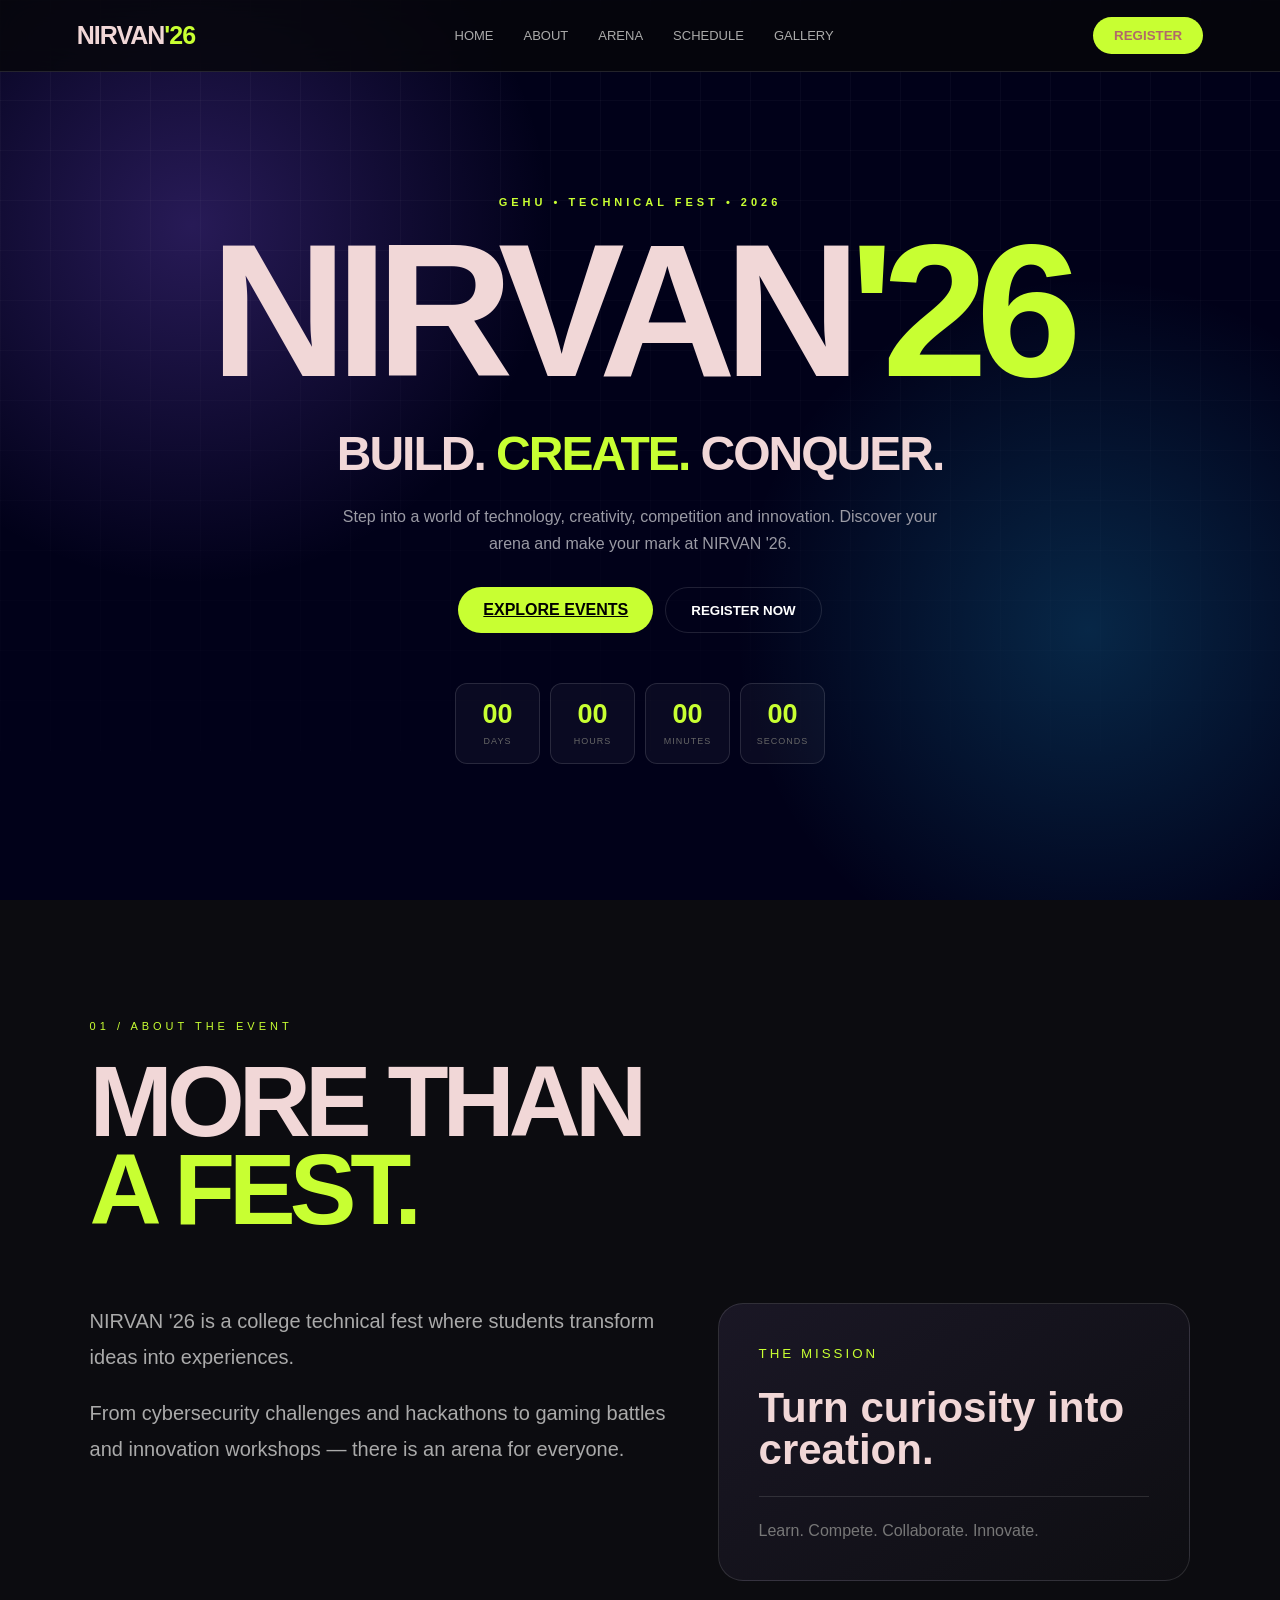
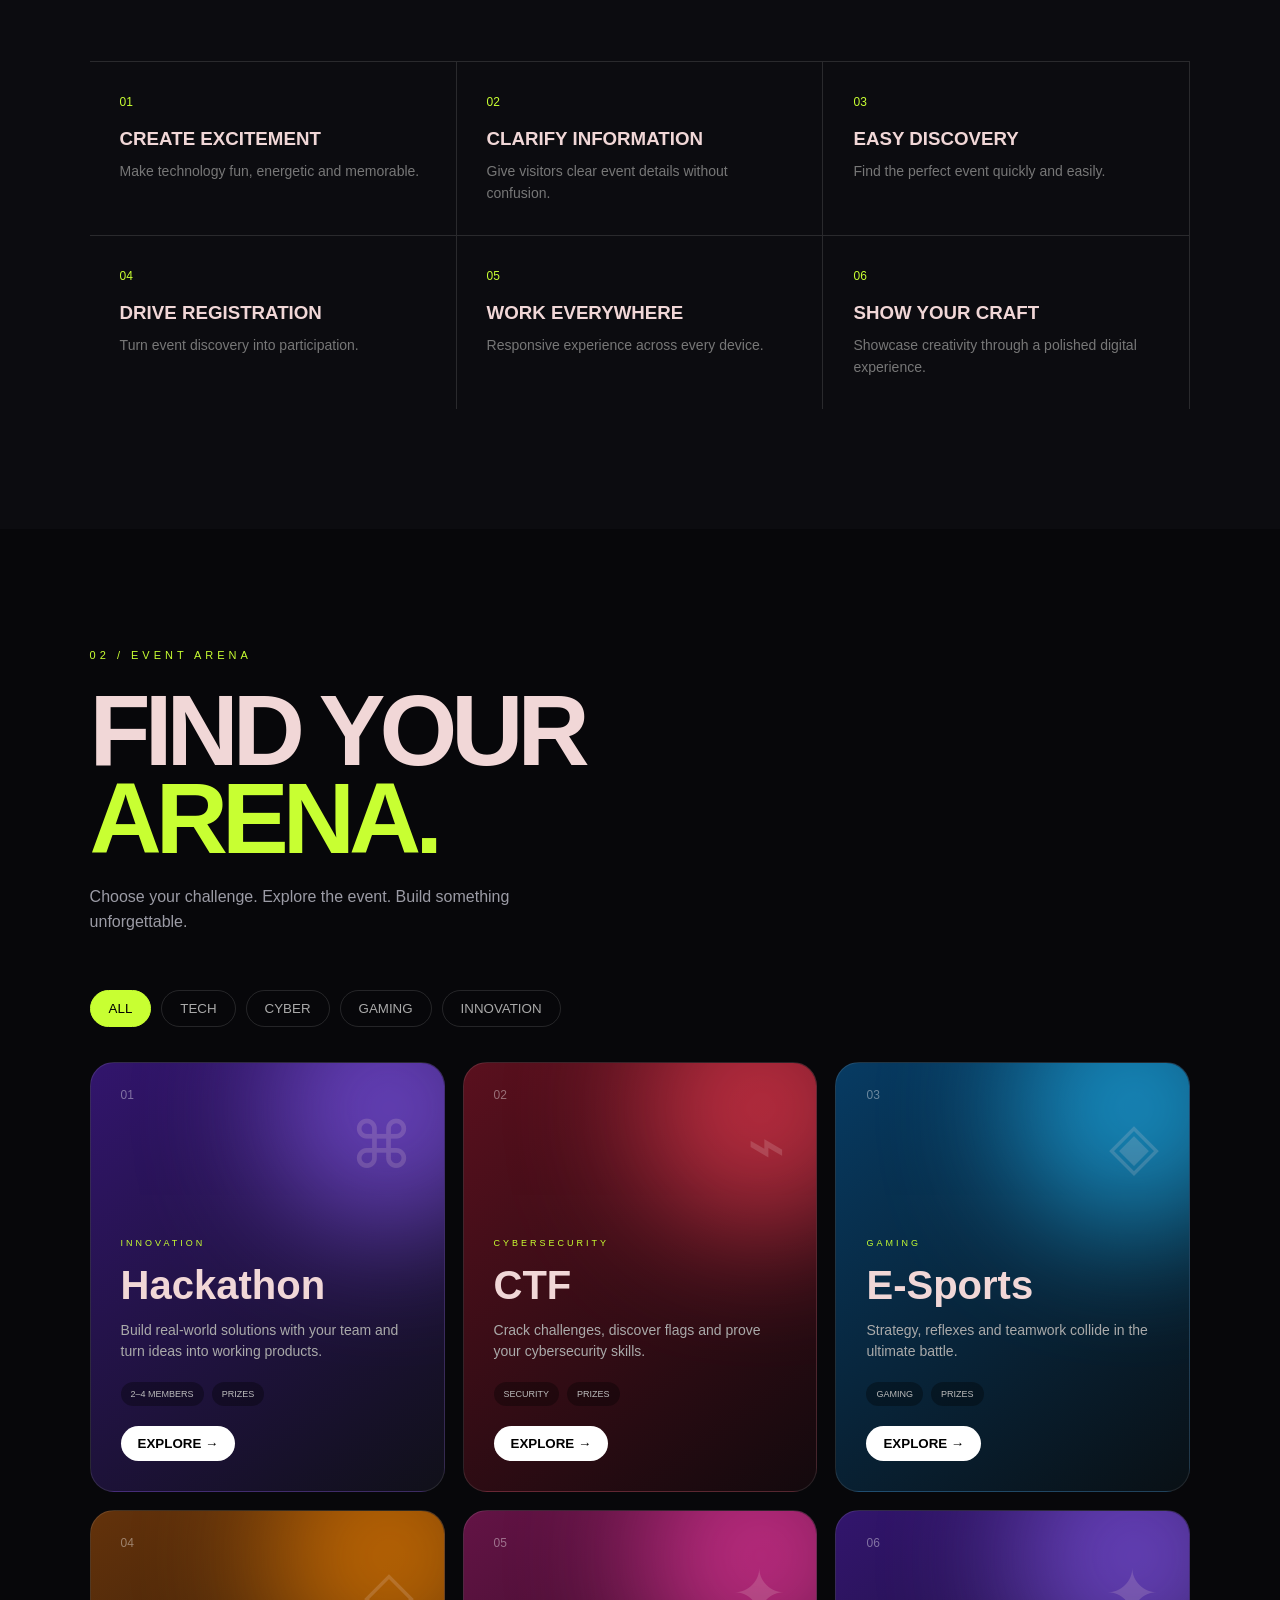
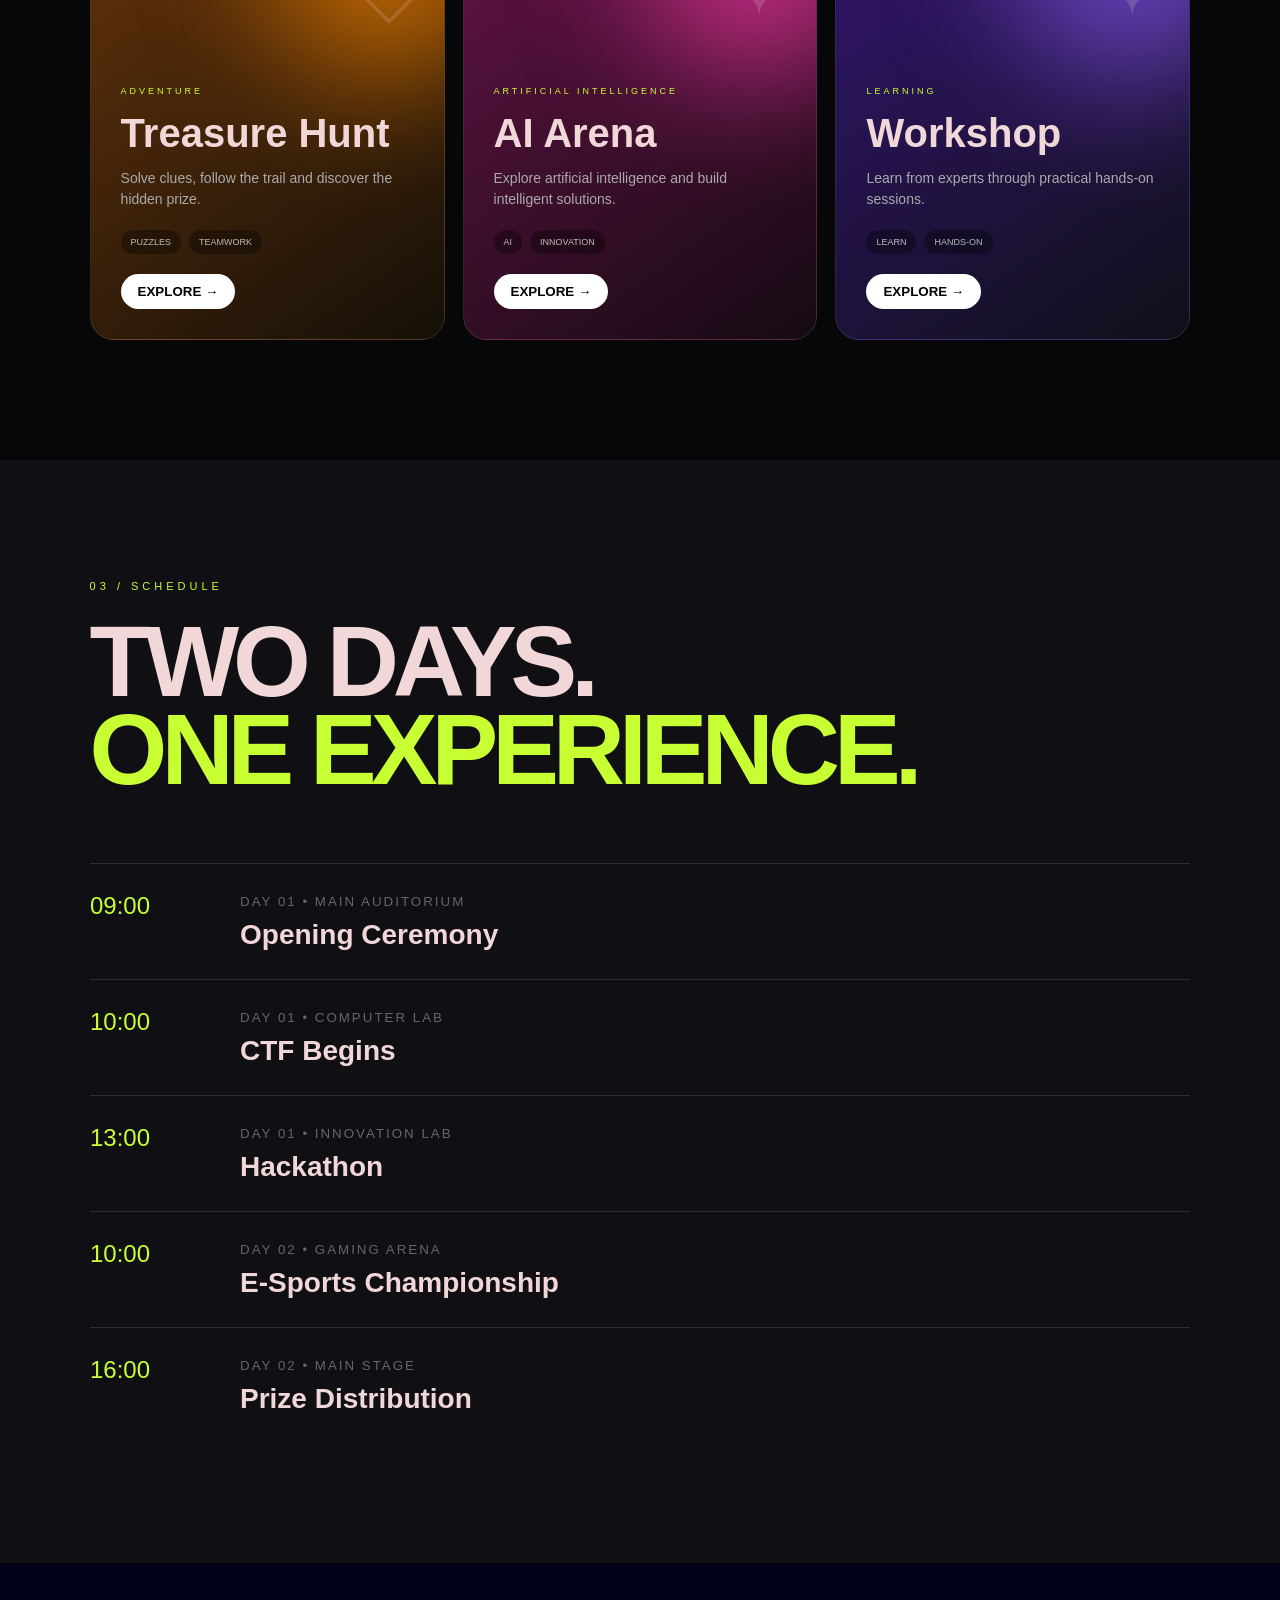
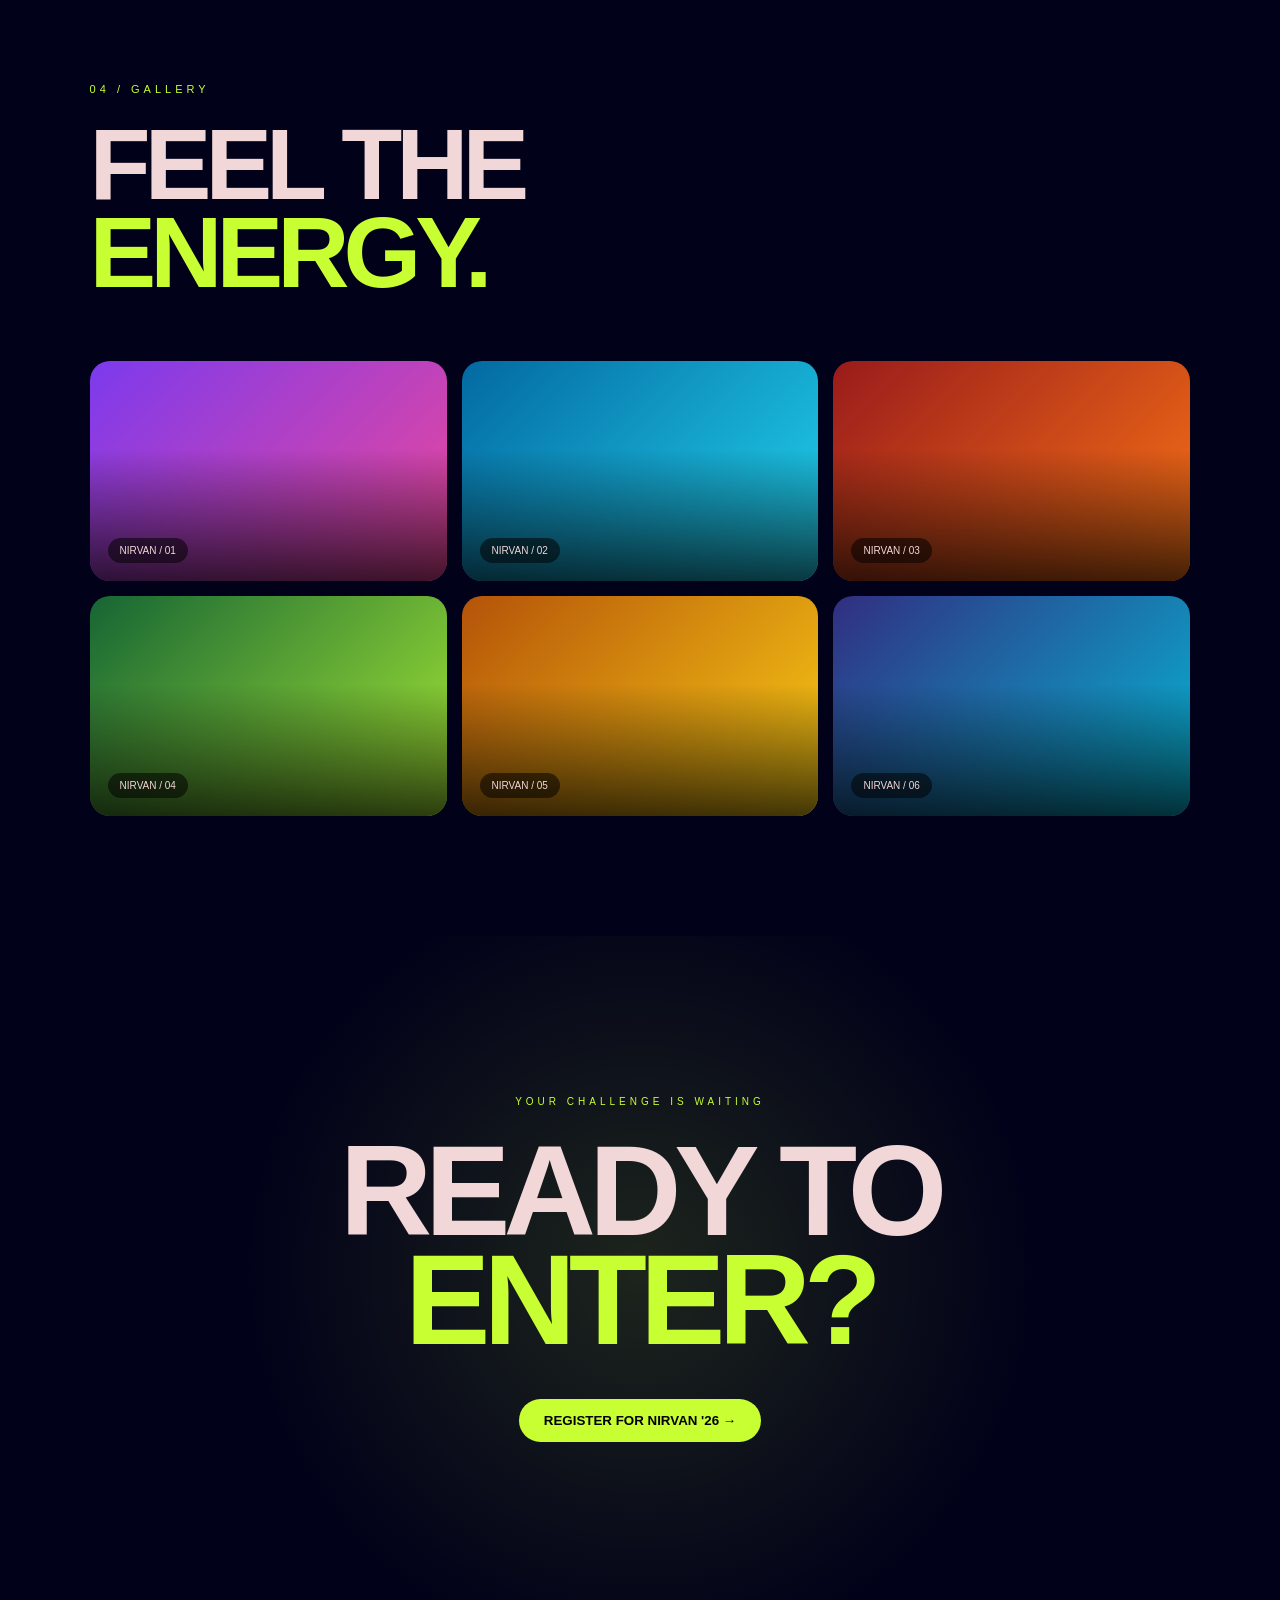
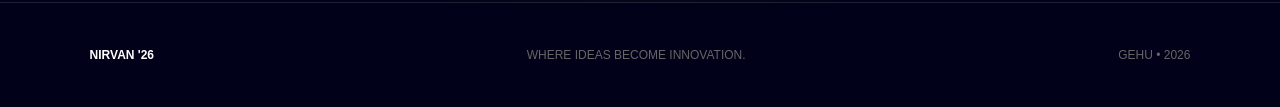
<file: index.html>
<!DOCTYPE html>
<html lang="en">
<head>
<meta charset="UTF-8">
<meta name="viewport" content="width=device-width, initial-scale=1.0">

<title>NIRVAN '26 | Technical Fest</title>

<style>

*{
    margin:0;
    padding:0;
    box-sizing:border-box;
}

html{
    scroll-behavior:smooth;
}

body{
    font-family:Arial, Helvetica, sans-serif;
    background:#010119;
    color:rgb(241, 215, 215);
    overflow-x:hidden;
}

:root{
    --lime:#c8ff32;
    --purple:#8b5cf6;
    --pink:#ff3cac;
    --blue:#20bfff;
    --orange:#ff8a00;
    --red:#ff4057;
    --card:#111116;
    --border:rgba(255,255,255,.12);
    --muted:#9b9ba5;
}



.navbar{
    position:fixed;
    top:0;
    left:0;
    width:100%;
    height:72px;
    z-index:1000;

    display:flex;
    align-items:center;
    justify-content:space-between;

    padding:0 6%;

    background:rgba(7,7,10,.82);
    backdrop-filter:blur(18px);

    border-bottom:1px solid var(--border);
}

.logo{
    font-size:25px;
    font-weight:900;
    letter-spacing:-1px;
}

.logo span{
    color:var(--lime);
}

.nav-links{
    display:flex;
    gap:30px;
}

.nav-links a{
    text-decoration:none;
    color:#aaa;
    font-size:13px;
    transition:.3s;
}

.nav-links a:hover{
    color:var(--lime);
}

.register-btn{
    border:none;
    padding:11px 21px;
    border-radius:30px;
    background:var(--lime);
    color:#b16969;
    font-weight:800;
    cursor:pointer;
}

.menu{
    display:none;
    font-size:26px;
    cursor:pointer;
}



.hero{
    min-height:100vh;

    display:flex;
    align-items:center;
    justify-content:center;

    text-align:center;

    position:relative;
    overflow:hidden;

    padding:130px 7% 70px;

    background:
        radial-gradient(
            circle at 15% 25%,
            rgba(139,92,246,.28),
            transparent 28%
        ),
        radial-gradient(
            circle at 85% 70%,
            rgba(32,191,255,.20),
            transparent 28%
        );
}

.grid{
    position:absolute;
    inset:0;

    background-image:
        linear-gradient(
            rgba(255,255,255,.035) 1px,
            transparent 1px
        ),
        linear-gradient(
            90deg,
            rgba(255,255,255,.035) 1px,
            transparent 1px
        );

    background-size:50px 50px;

    mask-image:linear-gradient(
        to bottom,
        black,
        transparent
    );
}

.hero-content{
    position:relative;
    z-index:2;
    max-width:1000px;
}

.tag{
    color:var(--lime);
    font-size:11px;
    letter-spacing:4px;
    font-weight:bold;
    margin-bottom:28px;
}

.hero h1{
    font-size:clamp(80px,16vw,190px);
    line-height:.78;
    letter-spacing:-12px;
    font-weight:900;
}

.hero h1 span{
    color:var(--lime);
}

.hero h2{
    margin-top:42px;
    font-size:clamp(24px,4vw,48px);
    letter-spacing:-2px;
}

.hero h2 span{
    color:var(--lime);
}

.hero-description{
    max-width:620px;
    margin:22px auto;

    color:var(--muted);
    line-height:1.7;
}

.hero-buttons{
    display:flex;
    justify-content:center;
    gap:12px;
    margin-top:30px;
}

.btn{
    padding:14px 25px;
    border:none;
    border-radius:30px;
    font-weight:bold;
    cursor:pointer;
    transition:.3s;
}

.btn-primary{
    background:var(--lime);
    color:#000;
}

.btn-primary:hover{
    transform:translateY(-4px);
    box-shadow:0 15px 40px rgba(200,255,50,.25);
}

.btn-outline{
    background:transparent;
    border:1px solid var(--border);
    color:white;
}

.btn-outline:hover{
    border-color:var(--lime);
    color:var(--lime);
}

.countdown{
    display:flex;
    justify-content:center;
    gap:10px;
    margin-top:50px;
}

.time-box{
    min-width:85px;
    padding:15px 10px;

    border:1px solid var(--border);
    border-radius:12px;

    background:rgba(255,255,255,.04);
}

.time-box strong{
    display:block;
    color:var(--lime);
    font-size:27px;
}

.time-box small{
    color:#666;
    font-size:9px;
    letter-spacing:1px;
}


/* =========================
   GENERAL SECTIONS
========================= */

section{
    padding:120px 7%;
}

.section-label{
    color:var(--lime);
    font-size:11px;
    letter-spacing:4px;
    margin-bottom:25px;
}

.section-title{
    font-size:clamp(50px,8vw,100px);
    line-height:.88;
    letter-spacing:-6px;
}

.section-title span{
    color:var(--lime);
}

.section-subtitle{
    color:var(--muted);
    margin-top:22px;
    max-width:500px;
    line-height:1.6;
}



.about{
    background:#0c0c10;
}

.about-grid{
    max-width:1200px;
    margin:70px auto 0;

    display:grid;
    grid-template-columns:1.1fr .9fr;
    gap:50px;
}

.about-text{
    font-size:20px;
    color:#aaa;
    line-height:1.8;
}

.about-text p{
    margin-bottom:20px;
}

.about-card{
    padding:40px;

    border:1px solid var(--border);
    border-radius:25px;

    background:
        linear-gradient(
            145deg,
            #1a1725,
            #0e0e12
        );
}

.about-card small{
    color:var(--lime);
    letter-spacing:3px;
}

.about-card h3{
    font-size:42px;
    line-height:1;
    margin:25px 0;
}

.about-card hr{
    border:none;
    border-top:1px solid var(--border);
    margin:25px 0;
}

.about-card p{
    color:#777;
}


/* =========================
   OBJECTIVES
========================= */

.objectives{
    max-width:1200px;
    margin:80px auto 0;

    display:grid;
    grid-template-columns:repeat(3,1fr);
}

.objective{
    padding:30px;

    border-top:1px solid var(--border);
    border-right:1px solid var(--border);

    transition:.3s;
}

.objective:hover{
    background:#15151a;
    transform:translateY(-5px);
}

.objective-number{
    color:var(--lime);
    font-size:12px;
}

.objective h3{
    margin:18px 0 10px;
}

.objective p{
    color:#777;
    font-size:14px;
    line-height:1.6;
}




.arena{
    background:#07070a;
}

.filters{
    max-width:1200px;
    margin:55px auto 35px;

    display:flex;
    flex-wrap:wrap;
    gap:10px;
}

.filter{
    padding:10px 18px;

    border-radius:30px;

    border:1px solid var(--border);

    background:transparent;

    color:#aaa;

    cursor:pointer;
}

.filter.active,
.filter:hover{
    background:var(--lime);
    color:#000;
    border-color:var(--lime);
}

.events{
    max-width:1200px;
    margin:auto;

    display:grid;
    grid-template-columns:repeat(3,1fr);

    gap:18px;
}

.event{
    min-height:430px;

    position:relative;
    overflow:hidden;

    padding:30px;

    border-radius:24px;

    display:flex;
    flex-direction:column;
    justify-content:flex-end;

    border:1px solid rgba(255,255,255,.1);

    transition:.4s;
}

.event:hover{
    transform:translateY(-10px);
}

.event::before{
    content:"";

    position:absolute;

    width:250px;
    height:250px;

    border-radius:50%;

    top:-80px;
    right:-70px;

    filter:blur(65px);

    opacity:.65;
}

.event-purple{
    background:linear-gradient(145deg,#32156d,#101019);
}

.event-purple::before{
    background:var(--purple);
}

.event-red{
    background:linear-gradient(145deg,#5a101e,#13090d);
}

.event-red::before{
    background:var(--red);
}

.event-blue{
    background:linear-gradient(145deg,#073b63,#091015);
}

.event-blue::before{
    background:var(--blue);
}

.event-orange{
    background:linear-gradient(145deg,#63320b,#151008);
}

.event-orange::before{
    background:var(--orange);
}

.event-pink{
    background:linear-gradient(145deg,#631345,#150a12);
}

.event-pink::before{
    background:var(--pink);
}

.event-number{
    position:absolute;
    top:25px;
    left:30px;
    color:#ffffff66;
    font-size:12px;
}

.event-symbol{
    position:absolute;
    top:45px;
    right:30px;
    font-size:65px;
    opacity:.18;
}

.event-category{
    position:relative;
    z-index:2;

    color:var(--lime);
    font-size:9px;
    letter-spacing:3px;
    margin-bottom:15px;
}

.event h3{
    position:relative;
    z-index:2;

    font-size:40px;
    margin-bottom:12px;
}

.event p{
    position:relative;
    z-index:2;

    color:#aaa;
    line-height:1.5;
    font-size:14px;
}

.event-meta{
    position:relative;
    z-index:2;

    display:flex;
    gap:8px;
    margin:20px 0;
}

.event-meta span{
    padding:7px 10px;
    border-radius:20px;

    background:#0005;

    color:#bbb;
    font-size:9px;
}

.event button{
    position:relative;
    z-index:2;

    width:max-content;

    padding:10px 17px;

    border:none;
    border-radius:20px;

    background:white;
    color:#000;

    font-weight:bold;

    cursor:pointer;
}

.event button:hover{
    background:var(--lime);
}



.schedule{
    background:#101014;
}

.timeline{
    max-width:1100px;
    margin:70px auto 0;
}

.timeline-row{
    display:grid;
    grid-template-columns:120px 1fr;
    gap:30px;

    padding:28px 0;

    border-top:1px solid var(--border);
}

.timeline-row time{
    color:var(--lime);
    font-size:24px;
}

.timeline-row small{
    color:#666;
    letter-spacing:2px;
}

.timeline-row h3{
    font-size:28px;
    margin-top:9px;
}



.gallery-grid{
    max-width:1200px;
    margin:65px auto 0;

    display:grid;
    grid-template-columns:repeat(3,1fr);
    gap:15px;
}

.gallery-item{
    height:220px;
    border-radius:20px;

    position:relative;
    overflow:hidden;

    transition:.4s;
}

.gallery-item:hover{
    transform:scale(.97);
}

.gallery-item::after{
    content:"";

    position:absolute;
    inset:0;

    background:linear-gradient(
        transparent 40%,
        #000b
    );
}

.gallery-item span{
    position:absolute;

    bottom:18px;
    left:18px;

    z-index:2;

    padding:7px 12px;

    border-radius:20px;

    background:#0008;

    font-size:10px;
}

.gallery1{
    background:linear-gradient(135deg,#7c3aed,#ec4899);
}

.gallery2{
    background:linear-gradient(135deg,#0369a1,#22d3ee);
}

.gallery3{
    background:linear-gradient(135deg,#991b1b,#f97316);
}

.gallery4{
    background:linear-gradient(135deg,#166534,#a3e635);
}

.gallery5{
    background:linear-gradient(135deg,#b45309,#facc15);
}

.gallery6{
    background:linear-gradient(135deg,#312e81,#06b6d4);
}




.cta{
    text-align:center;

    padding:160px 7%;

    background:
        radial-gradient(
            circle,
            rgba(200,255,50,.14),
            transparent 55%
        );
}

.cta p{
    color:var(--lime);
    font-size:10px;
    letter-spacing:4px;
}

.cta h2{
    font-size:clamp(60px,10vw,130px);
    line-height:.85;
    letter-spacing:-7px;
    margin:30px 0 45px;
}

.cta h2 span{
    color:var(--lime);
}



footer{
    padding:45px 7%;

    border-top:1px solid var(--border);

    display:flex;
    justify-content:space-between;

    color:#666;
    font-size:12px;
}

footer strong{
    color:white;
}



.modal{
    position:fixed;
    inset:0;

    display:none;

    align-items:center;
    justify-content:center;

    padding:20px;

    background:#000d;

    backdrop-filter:blur(12px);

    z-index:3000;
}

.modal-box{
    width:100%;
    max-width:500px;

    padding:40px;

    background:#111116;

    border:1px solid #c8ff3244;

    border-radius:25px;

    position:relative;
}

.close{
    position:absolute;
    right:18px;
    top:12px;

    background:none;
    border:none;

    color:white;

    font-size:30px;

    cursor:pointer;
}

.modal-label{
    color:var(--lime);
    letter-spacing:3px;
    font-size:10px;
}

.modal-box h2{
    font-size:48px;
    line-height:.9;
    margin:25px 0;
}

.modal-box h2 span{
    color:var(--lime);
}

.modal-description{
    color:#999;
    line-height:1.6;
}

.details{
    display:grid;
    gap:10px;
    margin:25px 0;
}

.details div{
    padding:15px;

    border:1px solid var(--border);
    border-radius:10px;
}

.details small{
    display:block;
    color:#666;
    margin-bottom:5px;
}

.details b{
    font-size:13px;
}

form{
    display:flex;
    flex-direction:column;
    gap:14px;
}

input,
select{
    padding:15px;

    background:#08080b;

    border:1px solid var(--border);

    border-radius:10px;

    color:white;

    outline:none;
}

input:focus,
select:focus{
    border-color:var(--lime);
}



@media(max-width:900px){

    .nav-links{
        display:none;

        position:absolute;

        top:72px;
        left:0;

        width:100%;

        background:#09090c;

        padding:25px;

        flex-direction:column;

        text-align:center;
    }

    .nav-links.show{
        display:flex;
    }

    .menu{
        display:block;
    }

    .navbar .register-btn{
        display:none;
    }

    .about-grid{
        grid-template-columns:1fr;
    }

    .objectives{
        grid-template-columns:repeat(2,1fr);
    }

    .events{
        grid-template-columns:repeat(2,1fr);
    }

    .gallery-grid{
        grid-template-columns:repeat(2,1fr);
    }
}


@media(max-width:600px){

    section{
        padding:90px 5%;
    }

    .hero h1{
        font-size:78px;
        letter-spacing:-7px;
    }

    .hero h2{
        font-size:25px;
    }

    .hero-buttons{
        flex-direction:column;
    }

    .countdown{
        gap:4px;
    }

    .time-box{
        min-width:65px;
    }

    .time-box strong{
        font-size:20px;
    }

    .section-title{
        font-size:55px;
        letter-spacing:-4px;
    }

    .objectives{
        grid-template-columns:1fr;
    }

    .events{
        grid-template-columns:1fr;
    }

    .gallery-grid{
        grid-template-columns:1fr;
    }

    .timeline-row{
        grid-template-columns:70px 1fr;
    }

    .timeline-row h3{
        font-size:21px;
    }

    footer{
        flex-direction:column;
        gap:15px;
        text-align:center;
    }

    .modal-box{
        padding:30px 20px;
    }
}

</style>
</head>


<body>



<header class="navbar">

    <div class="logo">
        NIRVAN<span>'26</span>
    </div>

    <nav class="nav-links" id="navLinks">

        <a href="#home">HOME</a>
        <a href="#about">ABOUT</a>
        <a href="#arena">ARENA</a>
        <a href="#schedule">SCHEDULE</a>
        <a href="#gallery">GALLERY</a>

    </nav>

    <button class="register-btn" onclick="openRegister()">
        REGISTER
    </button>

    <div class="menu" onclick="toggleMenu()">
        ☰
    </div>

</header>



<section class="hero" id="home">

    <div class="grid"></div>

    <div class="hero-content">

        <p class="tag">
            GEHU • TECHNICAL FEST • 2026
        </p>

        <h1>
            NIRVAN<span>'26</span>
        </h1>

        <h2>
            BUILD. <span>CREATE.</span> CONQUER.
        </h2>

        <p class="hero-description">
            Step into a world of technology, creativity,
            competition and innovation. Discover your arena
            and make your mark at NIRVAN '26.
        </p>

        <div class="hero-buttons">

            <a href="#arena"
               class="btn btn-primary">
                EXPLORE EVENTS
            </a>

            <button
                class="btn btn-outline"
                onclick="openRegister()">
                REGISTER NOW
            </button>

        </div>


        <!-- COUNTDOWN -->

        <div class="countdown">

            <div class="time-box">
                <strong id="days">00</strong>
                <small>DAYS</small>
            </div>

            <div class="time-box">
                <strong id="hours">00</strong>
                <small>HOURS</small>
            </div>

            <div class="time-box">
                <strong id="minutes">00</strong>
                <small>MINUTES</small>
            </div>

            <div class="time-box">
                <strong id="seconds">00</strong>
                <small>SECONDS</small>
            </div>

        </div>

    </div>

</section>


<!-- =========================
     ABOUT
========================= -->

<section class="about" id="about">

    <p class="section-label">
        01 / ABOUT THE EVENT
    </p>

    <h2 class="section-title">
        MORE THAN<br>
        <span>A FEST.</span>
    </h2>

    <div class="about-grid">

        <div class="about-text">

            <p>
                NIRVAN '26 is a college technical fest
                where students transform ideas into
                experiences.
            </p>

            <p>
                From cybersecurity challenges and
                hackathons to gaming battles and
                innovation workshops — there is
                an arena for everyone.
            </p>

        </div>


        <div class="about-card">

            <small>THE MISSION</small>

            <h3>
                Turn curiosity
                into creation.
            </h3>

            <hr>

            <p>
                Learn. Compete. Collaborate.
                Innovate.
            </p>

        </div>

    </div>


    <!-- OBJECTIVES -->

    <div class="objectives">

        <div class="objective">

            <span class="objective-number">01</span>

            <h3>
                CREATE EXCITEMENT
            </h3>

            <p>
                Make technology fun,
                energetic and memorable.
            </p>

        </div>


        <div class="objective">

            <span class="objective-number">02</span>

            <h3>
                CLARIFY INFORMATION
            </h3>

            <p>
                Give visitors clear event
                details without confusion.
            </p>

        </div>


        <div class="objective">

            <span class="objective-number">03</span>

            <h3>
                EASY DISCOVERY
            </h3>

            <p>
                Find the perfect event
                quickly and easily.
            </p>

        </div>


        <div class="objective">

            <span class="objective-number">04</span>

            <h3>
                DRIVE REGISTRATION
            </h3>

            <p>
                Turn event discovery
                into participation.
            </p>

        </div>


        <div class="objective">

            <span class="objective-number">05</span>

            <h3>
                WORK EVERYWHERE
            </h3>

            <p>
                Responsive experience
                across every device.
            </p>

        </div>


        <div class="objective">

            <span class="objective-number">06</span>

            <h3>
                SHOW YOUR CRAFT
            </h3>

            <p>
                Showcase creativity through
                a polished digital experience.
            </p>

        </div>

    </div>

</section>


<!-- =========================
     EVENT ARENA
========================= -->

<section class="arena" id="arena">

    <p class="section-label">
        02 / EVENT ARENA
    </p>

    <h2 class="section-title">
        FIND YOUR<br>
        <span>ARENA.</span>
    </h2>

    <p class="section-subtitle">
        Choose your challenge. Explore the event.
        Build something unforgettable.
    </p>


    <!-- FILTERS -->

    <div class="filters">

        <button
            class="filter active"
            onclick="filterEvents('all',this)">
            ALL
        </button>

        <button
            class="filter"
            onclick="filterEvents('tech',this)">
            TECH
        </button>

        <button
            class="filter"
            onclick="filterEvents('cyber',this)">
            CYBER
        </button>

        <button
            class="filter"
            onclick="filterEvents('gaming',this)">
            GAMING
        </button>

        <button
            class="filter"
            onclick="filterEvents('innovation',this)">
            INNOVATION
        </button>

    </div>


    <div class="events">


        <!-- HACKATHON -->

        <article
            class="event event-purple"
            data-category="tech innovation">

            <span class="event-number">01</span>

            <span class="event-symbol">⌘</span>

            <span class="event-category">
                INNOVATION
            </span>

            <h3>Hackathon</h3>

            <p>
                Build real-world solutions
                with your team and turn
                ideas into working products.
            </p>

            <div class="event-meta">

                <span>2–4 MEMBERS</span>
                <span>PRIZES</span>

            </div>

            <button onclick="showEvent('Hackathon')">
                EXPLORE →
            </button>

        </article>


        <!-- CTF -->

        <article
            class="event event-red"
            data-category="cyber tech">

            <span class="event-number">02</span>

            <span class="event-symbol">⌁</span>

            <span class="event-category">
                CYBERSECURITY
            </span>

            <h3>CTF</h3>

            <p>
                Crack challenges, discover
                flags and prove your
                cybersecurity skills.
            </p>

            <div class="event-meta">

                <span>SECURITY</span>
                <span>PRIZES</span>

            </div>

            <button onclick="showEvent('CTF')">
                EXPLORE →
            </button>

        </article>


        <!-- E SPORTS -->

        <article
            class="event event-blue"
            data-category="gaming">

            <span class="event-number">03</span>

            <span class="event-symbol">◈</span>

            <span class="event-category">
                GAMING
            </span>

            <h3>E-Sports</h3>

            <p>
                Strategy, reflexes and
                teamwork collide in
                the ultimate battle.
            </p>

            <div class="event-meta">

                <span>GAMING</span>
                <span>PRIZES</span>

            </div>

            <button onclick="showEvent('E-Sports')">
                EXPLORE →
            </button>

        </article>


        <!-- TREASURE -->

        <article
            class="event event-orange"
            data-category="innovation">

            <span class="event-number">04</span>

            <span class="event-symbol">◇</span>

            <span class="event-category">
                ADVENTURE
            </span>

            <h3>Treasure Hunt</h3>

            <p>
                Solve clues, follow the trail
                and discover the hidden prize.
            </p>

            <div class="event-meta">

                <span>PUZZLES</span>
                <span>TEAMWORK</span>

            </div>

            <button onclick="showEvent('Treasure Hunt')">
                EXPLORE →
            </button>

        </article>


        <!-- AI -->

        <article
            class="event event-pink"
            data-category="tech innovation">

            <span class="event-number">05</span>

            <span class="event-symbol">✦</span>

            <span class="event-category">
                ARTIFICIAL INTELLIGENCE
            </span>

            <h3>AI Arena</h3>

            <p>
                Explore artificial intelligence
                and build intelligent solutions.
            </p>

            <div class="event-meta">

                <span>AI</span>
                <span>INNOVATION</span>

            </div>

            <button onclick="showEvent('AI Arena')">
                EXPLORE →
            </button>

        </article>


        <!-- WORKSHOP -->

        <article
            class="event event-purple"
            data-category="tech">

            <span class="event-number">06</span>

            <span class="event-symbol">✦</span>

            <span class="event-category">
                LEARNING
            </span>

            <h3>Workshop</h3>

            <p>
                Learn from experts through
                practical hands-on sessions.
            </p>

            <div class="event-meta">

                <span>LEARN</span>
                <span>HANDS-ON</span>

            </div>

            <button onclick="showEvent('Workshop')">
                EXPLORE →
            </button>

        </article>

    </div>

</section>


<!-- =========================
     SCHEDULE
========================= -->

<section class="schedule" id="schedule">

    <p class="section-label">
        03 / SCHEDULE
    </p>

    <h2 class="section-title">
        TWO DAYS.<br>
        <span>ONE EXPERIENCE.</span>
    </h2>


    <div class="timeline">

        <div class="timeline-row">

            <time>09:00</time>

            <div>
                <small>DAY 01 • MAIN AUDITORIUM</small>
                <h3>Opening Ceremony</h3>
            </div>

        </div>


        <div class="timeline-row">

            <time>10:00</time>

            <div>
                <small>DAY 01 • COMPUTER LAB</small>
                <h3>CTF Begins</h3>
            </div>

        </div>


        <div class="timeline-row">

            <time>13:00</time>

            <div>
                <small>DAY 01 • INNOVATION LAB</small>
                <h3>Hackathon</h3>
            </div>

        </div>


        <div class="timeline-row">

            <time>10:00</time>

            <div>
                <small>DAY 02 • GAMING ARENA</small>
                <h3>E-Sports Championship</h3>
            </div>

        </div>


        <div class="timeline-row">

            <time>16:00</time>

            <div>
                <small>DAY 02 • MAIN STAGE</small>
                <h3>Prize Distribution</h3>
            </div>

        </div>

    </div>

</section>


<!-- =========================
     GALLERY
========================= -->

<section id="gallery">

    <p class="section-label">
        04 / GALLERY
    </p>

    <h2 class="section-title">
        FEEL THE<br>
        <span>ENERGY.</span>
    </h2>


    <div class="gallery-grid">

        <div class="gallery-item gallery1">
            <span>NIRVAN / 01</span>
        </div>

        <div class="gallery-item gallery2">
            <span>NIRVAN / 02</span>
        </div>

        <div class="gallery-item gallery3">
            <span>NIRVAN / 03</span>
        </div>

        <div class="gallery-item gallery4">
            <span>NIRVAN / 04</span>
        </div>

        <div class="gallery-item gallery5">
            <span>NIRVAN / 05</span>
        </div>

        <div class="gallery-item gallery6">
            <span>NIRVAN / 06</span>
        </div>

    </div>

</section>


<!-- =========================
     CTA
========================= -->

<section class="cta">

    <p>
        YOUR CHALLENGE IS WAITING
    </p>

    <h2>
        READY TO<br>
        <span>ENTER?</span>
    </h2>

    <button
        class="btn btn-primary"
        onclick="openRegister()">

        REGISTER FOR NIRVAN '26 →

    </button>

</section>


<!-- =========================
     FOOTER
========================= -->

<footer>

    <strong>
        NIRVAN '26
    </strong>

    <span>
        WHERE IDEAS BECOME INNOVATION.
    </span>

    <span>
        GEHU • 2026
    </span>

</footer>


<!-- =========================
     EVENT MODAL
========================= -->

<div class="modal" id="eventModal">

    <div class="modal-box">

        <button
            class="close"
            onclick="closeModal('eventModal')">
            ×
        </button>

        <p class="modal-label">
            EVENT ARENA
        </p>

        <h2 id="eventTitle">
            EVENT
        </h2>

        <p
            class="modal-description"
            id="eventDescription">
        </p>


        <div class="details">

            <div>
                <small>DATE</small>
                <b>12–13 OCTOBER 2026</b>
            </div>

            <div>
                <small>VENUE</small>
                <b>GEHU CAMPUS</b>
            </div>

            <div>
                <small>STATUS</small>
                <b>REGISTRATION OPEN</b>
            </div>

        </div>

        <button
            class="btn btn-primary"
            onclick="
                closeModal('eventModal');
                openRegister();
            ">

            REGISTER NOW →

        </button>

    </div>

</div>


<!-- =========================
     REGISTER MODAL
========================= -->

<div class="modal" id="registerModal">

    <div class="modal-box">

        <button
            class="close"
            onclick="closeModal('registerModal')">
            ×
        </button>

        <p class="modal-label">
            NIRVAN '26
        </p>

        <h2>
            JOIN THE<br>
            <span>ARENA.</span>
        </h2>


        <form id="registerForm">

            <input
                type="text"
                id="name"
                placeholder="Full Name"
                required>

            <input
                type="email"
                id="email"
                placeholder="Email Address"
                required>

            <select id="eventSelect" required>

                <option value="">
                    Select Event
                </option>

                <option>Hackathon</option>
                <option>CTF</option>
                <option>E-Sports</option>
                <option>Treasure Hunt</option>
                <option>AI Arena</option>
                <option>Workshop</option>

            </select>

            <button
                class="btn btn-primary"
                type="submit">

                SUBMIT REGISTRATION →

            </button>

        </form>

    </div>

</div>


<script>

/* =========================
   MOBILE MENU
========================= */

function toggleMenu(){

    document
        .getElementById("navLinks")
        .classList.toggle("show");

}


/* =========================
   COUNTDOWN
========================= */

const festDate =
    new Date("October 12, 2026 10:00:00").getTime();


function updateCountdown(){

    const now =
        new Date().getTime();

    const difference =
        festDate - now;


    if(difference <= 0){

        document.getElementById("days").innerText="00";
        document.getElementById("hours").innerText="00";
        document.getElementById("minutes").innerText="00";
        document.getElementById("seconds").innerText="00";

        return;
    }


    const days =
        Math.floor(
            difference /
            (1000*60*60*24)
        );


    const hours =
        Math.floor(
            (difference /
            (1000*60*60)) % 24
        );


    const minutes =
        Math.floor(
            (difference /
            (1000*60)) % 60
        );


    const seconds =
        Math.floor(
            (difference/1000) % 60
        );


    document.getElementById("days")
        .innerText =
        String(days).padStart(2,"0");

    document.getElementById("hours")
        .innerText =
        String(hours).padStart(2,"0");

    document.getElementById("minutes")
        .innerText =
        String(minutes).padStart(2,"0");

    document.getElementById("seconds")
        .innerText =
        String(seconds).padStart(2,"0");

}

updateCountdown();

setInterval(updateCountdown,1000);


/* =========================
   EVENT FILTER
========================= */

function filterEvents(category,button){

    const filters =
        document.querySelectorAll(".filter");

    filters.forEach(function(item){

        item.classList.remove("active");

    });

    button.classList.add("active");


    const events =
        document.querySelectorAll(".event");


    events.forEach(function(event){

        const categories =
            event.dataset.category;


        if(
            category === "all" ||
            categories.includes(category)
        ){

            event.style.display="flex";

        }
        else{

            event.style.display="none";

        }

    });

}


/* =========================
   EVENT INFORMATION
========================= */

const eventData = {

    "Hackathon":
        "Build real-world solutions with your team. Create, prototype and present an innovative idea.",

    "CTF":
        "Test your cybersecurity skills through challenges involving cryptography, web security and digital investigation.",

    "E-Sports":
        "Compete in the gaming arena using strategy, reflexes and teamwork.",

    "Treasure Hunt":
        "Solve clues, discover hidden locations and work with your team to reach the final treasure.",

    "AI Arena":
        "Explore artificial intelligence and build intelligent solutions using creativity and technology.",

    "Workshop":
        "Learn practical skills from experts through interactive and hands-on technical sessions."

};


function showEvent(name){

    document.getElementById("eventTitle")
        .innerText=name;

    document.getElementById("eventDescription")
        .innerText=eventData[name];

    document.getElementById("eventModal")
        .style.display="flex";

    document.body.style.overflow="hidden";

}


/* =========================
   REGISTER
========================= */

function openRegister(){

    document.getElementById("registerModal")
        .style.display="flex";

    document.body.style.overflow="hidden";

}


/* =========================
   CLOSE MODALS
========================= */

function closeModal(id){

    document.getElementById(id)
        .style.display="none";

    document.body.style.overflow="auto";

}


/* =========================
   FORM SUBMISSION
========================= */

document
    .getElementById("registerForm")
    .addEventListener(
        "submit",
        function(event){

            event.preventDefault();


            const name =
                document.getElementById("name")
                .value;

            const selectedEvent =
                document.getElementById("eventSelect")
                .value;


            alert(
                "🎉 REGISTRATION SUCCESSFUL!\n\n" +
                "Welcome, " + name + "!\n" +
                "Event: " + selectedEvent
            );


            this.reset();

            closeModal("registerModal");

        }
    );


/* =========================
   CLICK OUTSIDE MODAL
========================= */

window.addEventListener(
    "click",
    function(event){

        if(
            event.target.classList.contains("modal")
        ){

            event.target.style.display="none";

            document.body.style.overflow="auto";

        }

    }
);


/* =========================
   ESC KEY
========================= */

document.addEventListener(
    "keydown",
    function(event){

        if(event.key==="Escape"){

            document
                .querySelectorAll(".modal")
                .forEach(function(modal){

                    modal.style.display="none";

                });

            document.body.style.overflow="auto";

        }

    }
);

</script>

</body>
</html>
</file>
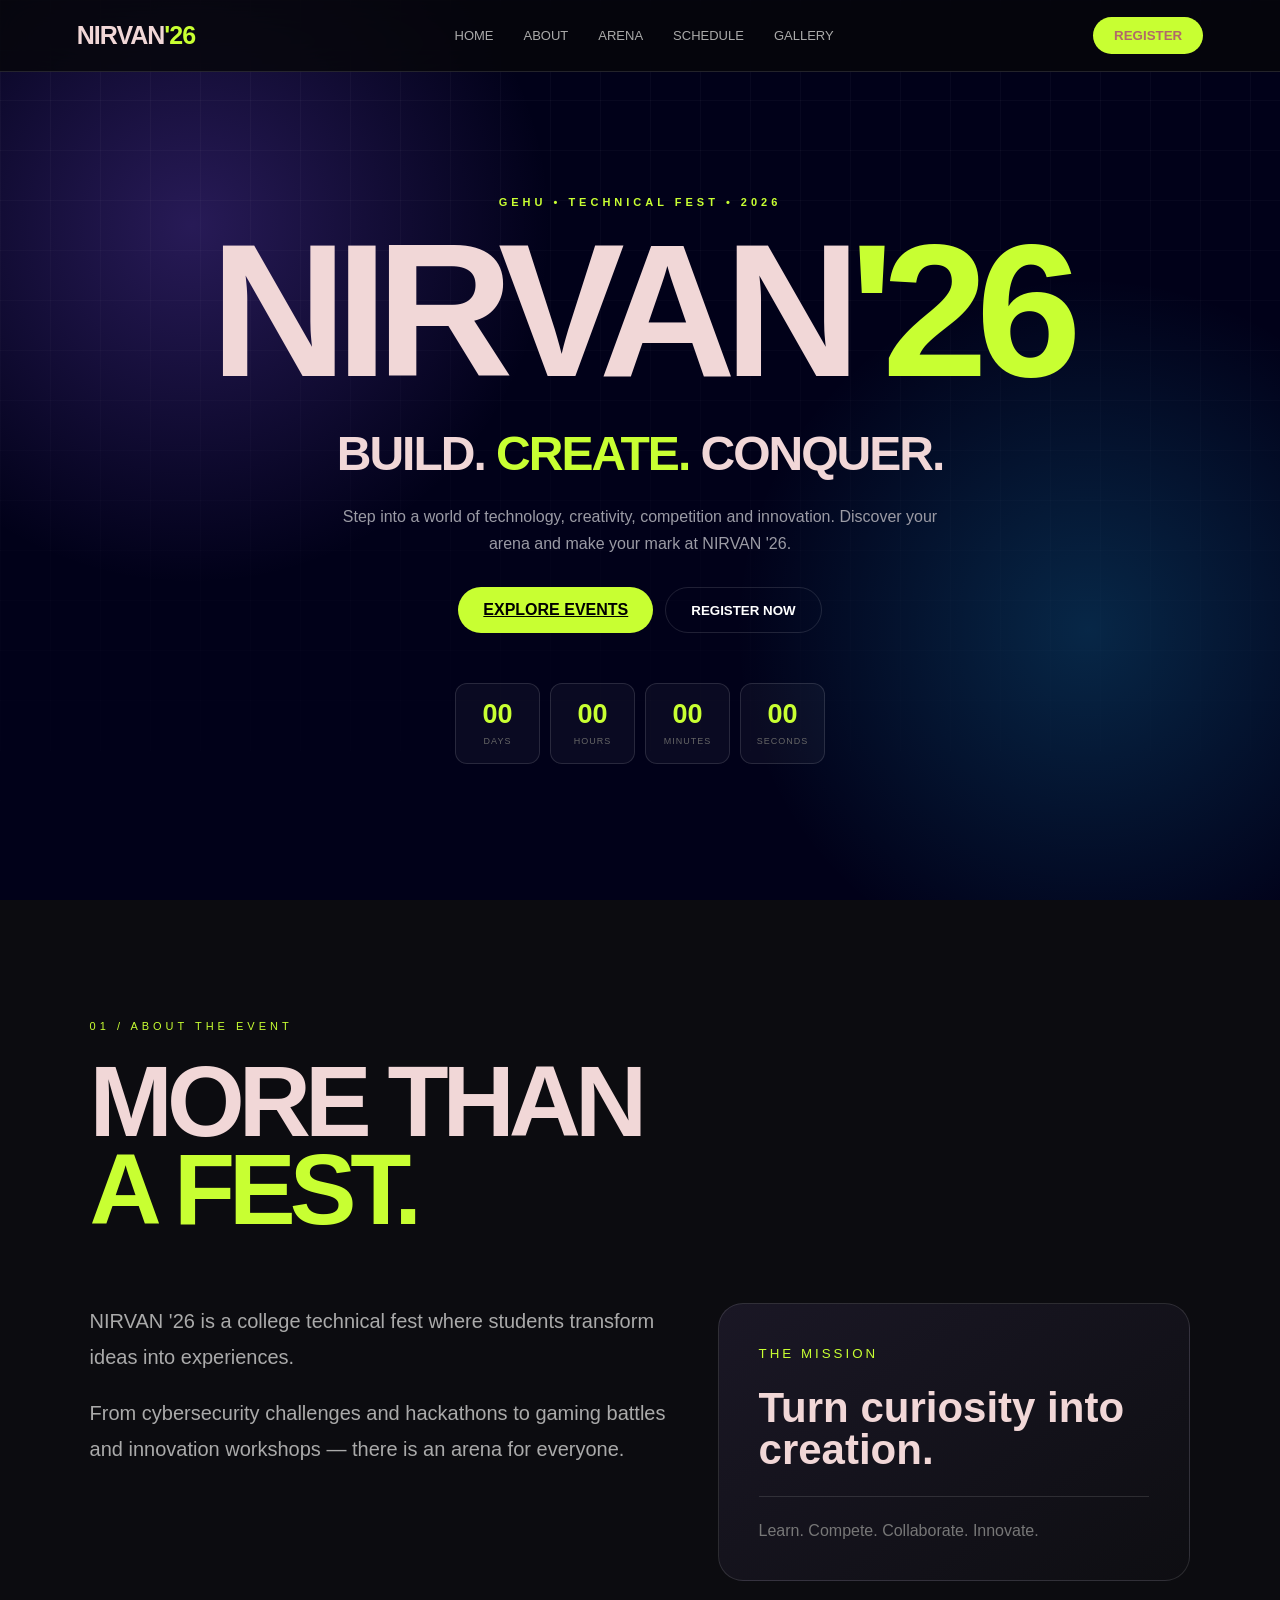
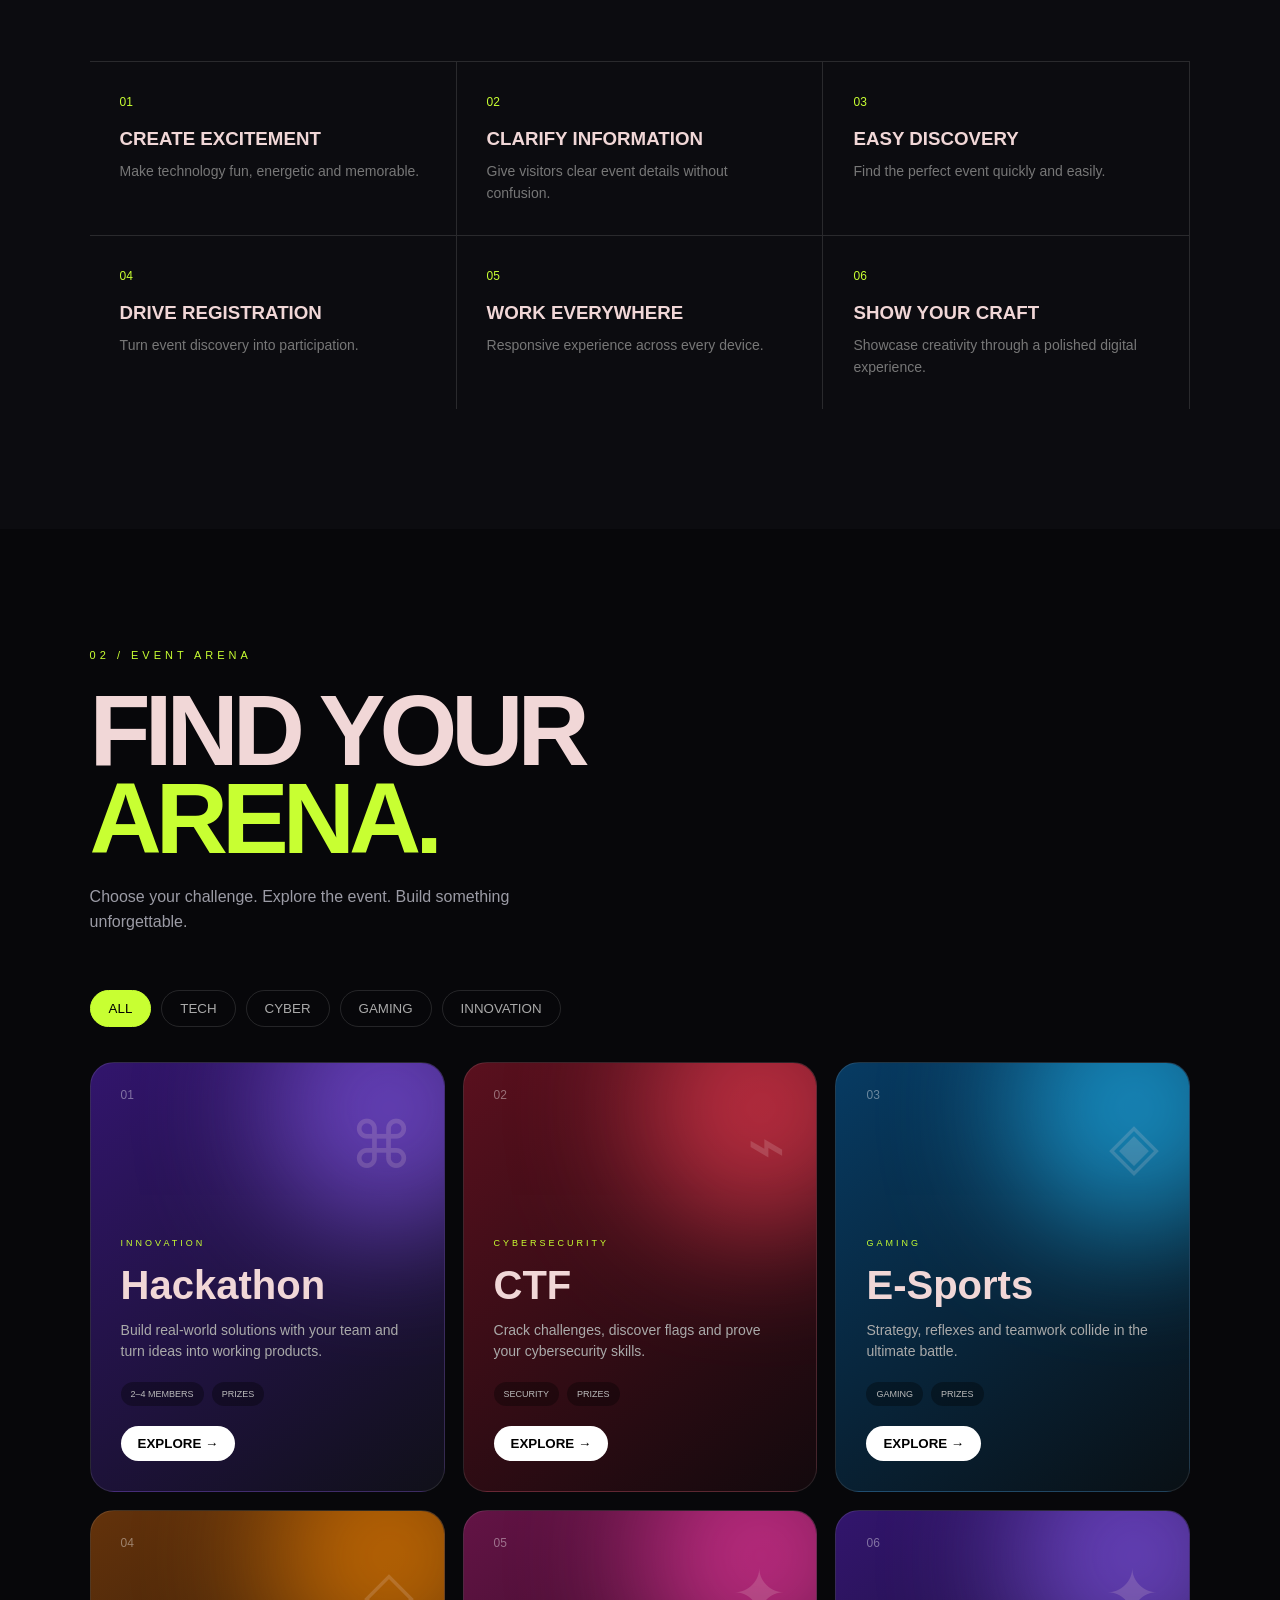
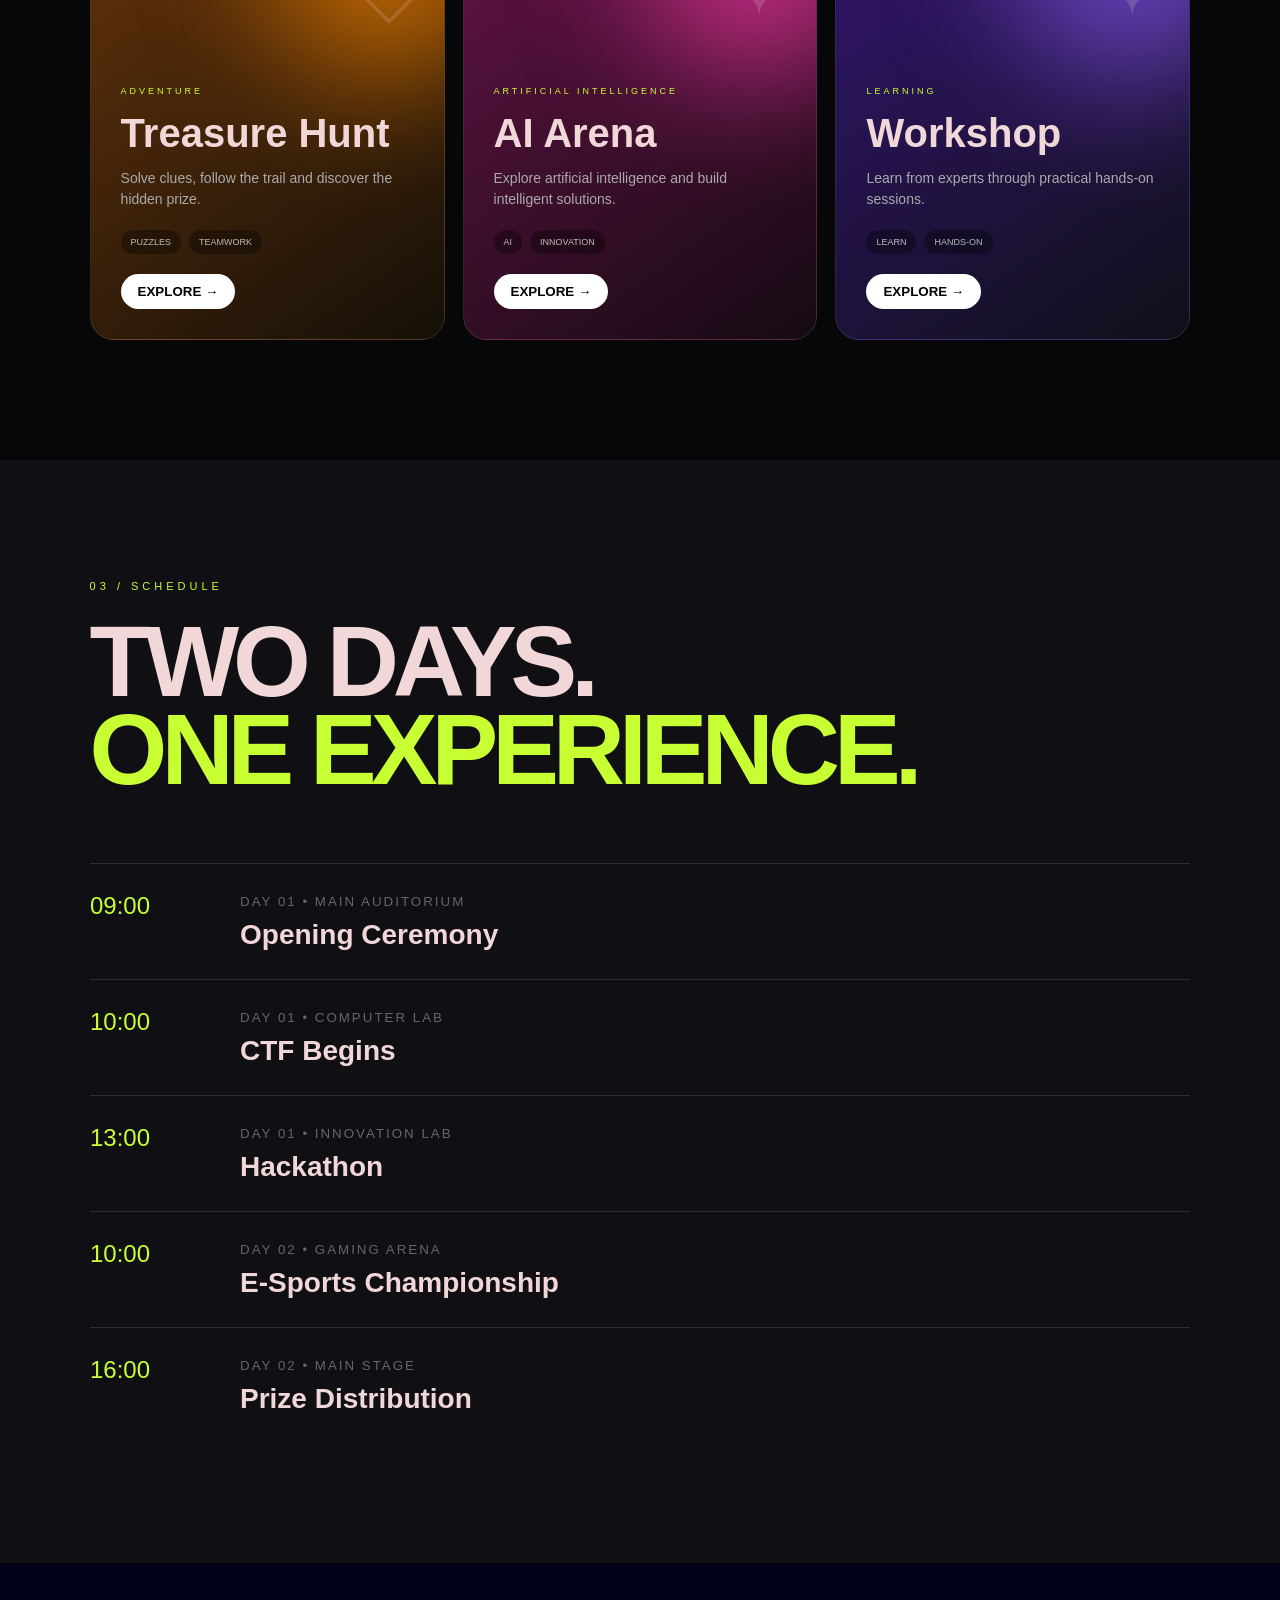
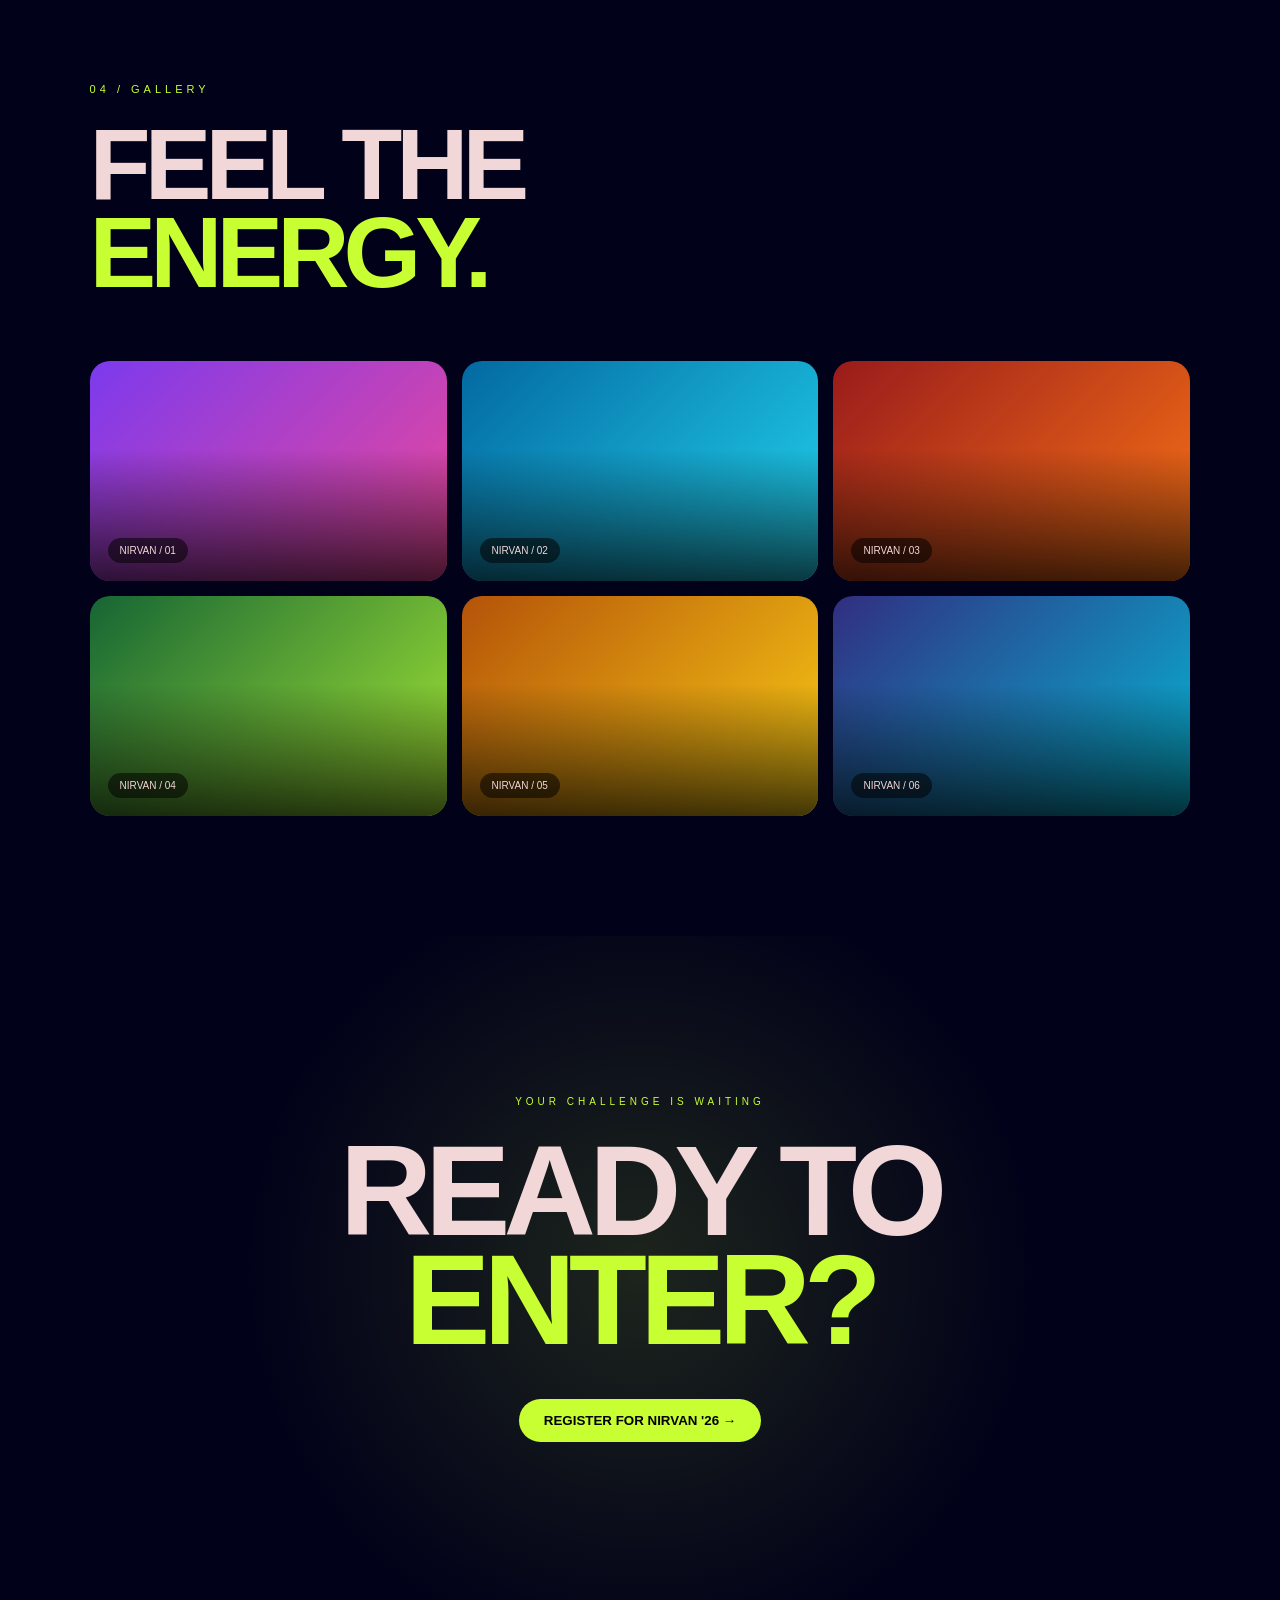
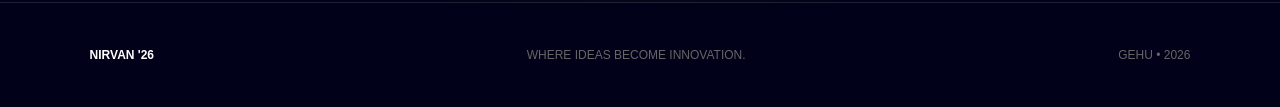
<file: 01Nirvan'26.html>
<!DOCTYPE html>
<html lang="en">
<head>
<meta charset="UTF-8">
<meta name="viewport" content="width=device-width, initial-scale=1.0">

<title>NIRVAN '26 | Technical Fest</title>

<style>

*{
    margin:0;
    padding:0;
    box-sizing:border-box;
}

html{
    scroll-behavior:smooth;
}

body{
    font-family:Arial, Helvetica, sans-serif;
    background:#010119;
    color:rgb(241, 215, 215);
    overflow-x:hidden;
}

:root{
    --lime:#c8ff32;
    --purple:#8b5cf6;
    --pink:#ff3cac;
    --blue:#20bfff;
    --orange:#ff8a00;
    --red:#ff4057;
    --card:#111116;
    --border:rgba(255,255,255,.12);
    --muted:#9b9ba5;
}



.navbar{
    position:fixed;
    top:0;
    left:0;
    width:100%;
    height:72px;
    z-index:1000;

    display:flex;
    align-items:center;
    justify-content:space-between;

    padding:0 6%;

    background:rgba(7,7,10,.82);
    backdrop-filter:blur(18px);

    border-bottom:1px solid var(--border);
}

.logo{
    font-size:25px;
    font-weight:900;
    letter-spacing:-1px;
}

.logo span{
    color:var(--lime);
}

.nav-links{
    display:flex;
    gap:30px;
}

.nav-links a{
    text-decoration:none;
    color:#aaa;
    font-size:13px;
    transition:.3s;
}

.nav-links a:hover{
    color:var(--lime);
}

.register-btn{
    border:none;
    padding:11px 21px;
    border-radius:30px;
    background:var(--lime);
    color:#b16969;
    font-weight:800;
    cursor:pointer;
}

.menu{
    display:none;
    font-size:26px;
    cursor:pointer;
}



.hero{
    min-height:100vh;

    display:flex;
    align-items:center;
    justify-content:center;

    text-align:center;

    position:relative;
    overflow:hidden;

    padding:130px 7% 70px;

    background:
        radial-gradient(
            circle at 15% 25%,
            rgba(139,92,246,.28),
            transparent 28%
        ),
        radial-gradient(
            circle at 85% 70%,
            rgba(32,191,255,.20),
            transparent 28%
        );
}

.grid{
    position:absolute;
    inset:0;

    background-image:
        linear-gradient(
            rgba(255,255,255,.035) 1px,
            transparent 1px
        ),
        linear-gradient(
            90deg,
            rgba(255,255,255,.035) 1px,
            transparent 1px
        );

    background-size:50px 50px;

    mask-image:linear-gradient(
        to bottom,
        black,
        transparent
    );
}

.hero-content{
    position:relative;
    z-index:2;
    max-width:1000px;
}

.tag{
    color:var(--lime);
    font-size:11px;
    letter-spacing:4px;
    font-weight:bold;
    margin-bottom:28px;
}

.hero h1{
    font-size:clamp(80px,16vw,190px);
    line-height:.78;
    letter-spacing:-12px;
    font-weight:900;
}

.hero h1 span{
    color:var(--lime);
}

.hero h2{
    margin-top:42px;
    font-size:clamp(24px,4vw,48px);
    letter-spacing:-2px;
}

.hero h2 span{
    color:var(--lime);
}

.hero-description{
    max-width:620px;
    margin:22px auto;

    color:var(--muted);
    line-height:1.7;
}

.hero-buttons{
    display:flex;
    justify-content:center;
    gap:12px;
    margin-top:30px;
}

.btn{
    padding:14px 25px;
    border:none;
    border-radius:30px;
    font-weight:bold;
    cursor:pointer;
    transition:.3s;
}

.btn-primary{
    background:var(--lime);
    color:#000;
}

.btn-primary:hover{
    transform:translateY(-4px);
    box-shadow:0 15px 40px rgba(200,255,50,.25);
}

.btn-outline{
    background:transparent;
    border:1px solid var(--border);
    color:white;
}

.btn-outline:hover{
    border-color:var(--lime);
    color:var(--lime);
}

.countdown{
    display:flex;
    justify-content:center;
    gap:10px;
    margin-top:50px;
}

.time-box{
    min-width:85px;
    padding:15px 10px;

    border:1px solid var(--border);
    border-radius:12px;

    background:rgba(255,255,255,.04);
}

.time-box strong{
    display:block;
    color:var(--lime);
    font-size:27px;
}

.time-box small{
    color:#666;
    font-size:9px;
    letter-spacing:1px;
}


/* =========================
   GENERAL SECTIONS
========================= */

section{
    padding:120px 7%;
}

.section-label{
    color:var(--lime);
    font-size:11px;
    letter-spacing:4px;
    margin-bottom:25px;
}

.section-title{
    font-size:clamp(50px,8vw,100px);
    line-height:.88;
    letter-spacing:-6px;
}

.section-title span{
    color:var(--lime);
}

.section-subtitle{
    color:var(--muted);
    margin-top:22px;
    max-width:500px;
    line-height:1.6;
}



.about{
    background:#0c0c10;
}

.about-grid{
    max-width:1200px;
    margin:70px auto 0;

    display:grid;
    grid-template-columns:1.1fr .9fr;
    gap:50px;
}

.about-text{
    font-size:20px;
    color:#aaa;
    line-height:1.8;
}

.about-text p{
    margin-bottom:20px;
}

.about-card{
    padding:40px;

    border:1px solid var(--border);
    border-radius:25px;

    background:
        linear-gradient(
            145deg,
            #1a1725,
            #0e0e12
        );
}

.about-card small{
    color:var(--lime);
    letter-spacing:3px;
}

.about-card h3{
    font-size:42px;
    line-height:1;
    margin:25px 0;
}

.about-card hr{
    border:none;
    border-top:1px solid var(--border);
    margin:25px 0;
}

.about-card p{
    color:#777;
}


/* =========================
   OBJECTIVES
========================= */

.objectives{
    max-width:1200px;
    margin:80px auto 0;

    display:grid;
    grid-template-columns:repeat(3,1fr);
}

.objective{
    padding:30px;

    border-top:1px solid var(--border);
    border-right:1px solid var(--border);

    transition:.3s;
}

.objective:hover{
    background:#15151a;
    transform:translateY(-5px);
}

.objective-number{
    color:var(--lime);
    font-size:12px;
}

.objective h3{
    margin:18px 0 10px;
}

.objective p{
    color:#777;
    font-size:14px;
    line-height:1.6;
}




.arena{
    background:#07070a;
}

.filters{
    max-width:1200px;
    margin:55px auto 35px;

    display:flex;
    flex-wrap:wrap;
    gap:10px;
}

.filter{
    padding:10px 18px;

    border-radius:30px;

    border:1px solid var(--border);

    background:transparent;

    color:#aaa;

    cursor:pointer;
}

.filter.active,
.filter:hover{
    background:var(--lime);
    color:#000;
    border-color:var(--lime);
}

.events{
    max-width:1200px;
    margin:auto;

    display:grid;
    grid-template-columns:repeat(3,1fr);

    gap:18px;
}

.event{
    min-height:430px;

    position:relative;
    overflow:hidden;

    padding:30px;

    border-radius:24px;

    display:flex;
    flex-direction:column;
    justify-content:flex-end;

    border:1px solid rgba(255,255,255,.1);

    transition:.4s;
}

.event:hover{
    transform:translateY(-10px);
}

.event::before{
    content:"";

    position:absolute;

    width:250px;
    height:250px;

    border-radius:50%;

    top:-80px;
    right:-70px;

    filter:blur(65px);

    opacity:.65;
}

.event-purple{
    background:linear-gradient(145deg,#32156d,#101019);
}

.event-purple::before{
    background:var(--purple);
}

.event-red{
    background:linear-gradient(145deg,#5a101e,#13090d);
}

.event-red::before{
    background:var(--red);
}

.event-blue{
    background:linear-gradient(145deg,#073b63,#091015);
}

.event-blue::before{
    background:var(--blue);
}

.event-orange{
    background:linear-gradient(145deg,#63320b,#151008);
}

.event-orange::before{
    background:var(--orange);
}

.event-pink{
    background:linear-gradient(145deg,#631345,#150a12);
}

.event-pink::before{
    background:var(--pink);
}

.event-number{
    position:absolute;
    top:25px;
    left:30px;
    color:#ffffff66;
    font-size:12px;
}

.event-symbol{
    position:absolute;
    top:45px;
    right:30px;
    font-size:65px;
    opacity:.18;
}

.event-category{
    position:relative;
    z-index:2;

    color:var(--lime);
    font-size:9px;
    letter-spacing:3px;
    margin-bottom:15px;
}

.event h3{
    position:relative;
    z-index:2;

    font-size:40px;
    margin-bottom:12px;
}

.event p{
    position:relative;
    z-index:2;

    color:#aaa;
    line-height:1.5;
    font-size:14px;
}

.event-meta{
    position:relative;
    z-index:2;

    display:flex;
    gap:8px;
    margin:20px 0;
}

.event-meta span{
    padding:7px 10px;
    border-radius:20px;

    background:#0005;

    color:#bbb;
    font-size:9px;
}

.event button{
    position:relative;
    z-index:2;

    width:max-content;

    padding:10px 17px;

    border:none;
    border-radius:20px;

    background:white;
    color:#000;

    font-weight:bold;

    cursor:pointer;
}

.event button:hover{
    background:var(--lime);
}



.schedule{
    background:#101014;
}

.timeline{
    max-width:1100px;
    margin:70px auto 0;
}

.timeline-row{
    display:grid;
    grid-template-columns:120px 1fr;
    gap:30px;

    padding:28px 0;

    border-top:1px solid var(--border);
}

.timeline-row time{
    color:var(--lime);
    font-size:24px;
}

.timeline-row small{
    color:#666;
    letter-spacing:2px;
}

.timeline-row h3{
    font-size:28px;
    margin-top:9px;
}



.gallery-grid{
    max-width:1200px;
    margin:65px auto 0;

    display:grid;
    grid-template-columns:repeat(3,1fr);
    gap:15px;
}

.gallery-item{
    height:220px;
    border-radius:20px;

    position:relative;
    overflow:hidden;

    transition:.4s;
}

.gallery-item:hover{
    transform:scale(.97);
}

.gallery-item::after{
    content:"";

    position:absolute;
    inset:0;

    background:linear-gradient(
        transparent 40%,
        #000b
    );
}

.gallery-item span{
    position:absolute;

    bottom:18px;
    left:18px;

    z-index:2;

    padding:7px 12px;

    border-radius:20px;

    background:#0008;

    font-size:10px;
}

.gallery1{
    background:linear-gradient(135deg,#7c3aed,#ec4899);
}

.gallery2{
    background:linear-gradient(135deg,#0369a1,#22d3ee);
}

.gallery3{
    background:linear-gradient(135deg,#991b1b,#f97316);
}

.gallery4{
    background:linear-gradient(135deg,#166534,#a3e635);
}

.gallery5{
    background:linear-gradient(135deg,#b45309,#facc15);
}

.gallery6{
    background:linear-gradient(135deg,#312e81,#06b6d4);
}




.cta{
    text-align:center;

    padding:160px 7%;

    background:
        radial-gradient(
            circle,
            rgba(200,255,50,.14),
            transparent 55%
        );
}

.cta p{
    color:var(--lime);
    font-size:10px;
    letter-spacing:4px;
}

.cta h2{
    font-size:clamp(60px,10vw,130px);
    line-height:.85;
    letter-spacing:-7px;
    margin:30px 0 45px;
}

.cta h2 span{
    color:var(--lime);
}



footer{
    padding:45px 7%;

    border-top:1px solid var(--border);

    display:flex;
    justify-content:space-between;

    color:#666;
    font-size:12px;
}

footer strong{
    color:white;
}



.modal{
    position:fixed;
    inset:0;

    display:none;

    align-items:center;
    justify-content:center;

    padding:20px;

    background:#000d;

    backdrop-filter:blur(12px);

    z-index:3000;
}

.modal-box{
    width:100%;
    max-width:500px;

    padding:40px;

    background:#111116;

    border:1px solid #c8ff3244;

    border-radius:25px;

    position:relative;
}

.close{
    position:absolute;
    right:18px;
    top:12px;

    background:none;
    border:none;

    color:white;

    font-size:30px;

    cursor:pointer;
}

.modal-label{
    color:var(--lime);
    letter-spacing:3px;
    font-size:10px;
}

.modal-box h2{
    font-size:48px;
    line-height:.9;
    margin:25px 0;
}

.modal-box h2 span{
    color:var(--lime);
}

.modal-description{
    color:#999;
    line-height:1.6;
}

.details{
    display:grid;
    gap:10px;
    margin:25px 0;
}

.details div{
    padding:15px;

    border:1px solid var(--border);
    border-radius:10px;
}

.details small{
    display:block;
    color:#666;
    margin-bottom:5px;
}

.details b{
    font-size:13px;
}

form{
    display:flex;
    flex-direction:column;
    gap:14px;
}

input,
select{
    padding:15px;

    background:#08080b;

    border:1px solid var(--border);

    border-radius:10px;

    color:white;

    outline:none;
}

input:focus,
select:focus{
    border-color:var(--lime);
}



@media(max-width:900px){

    .nav-links{
        display:none;

        position:absolute;

        top:72px;
        left:0;

        width:100%;

        background:#09090c;

        padding:25px;

        flex-direction:column;

        text-align:center;
    }

    .nav-links.show{
        display:flex;
    }

    .menu{
        display:block;
    }

    .navbar .register-btn{
        display:none;
    }

    .about-grid{
        grid-template-columns:1fr;
    }

    .objectives{
        grid-template-columns:repeat(2,1fr);
    }

    .events{
        grid-template-columns:repeat(2,1fr);
    }

    .gallery-grid{
        grid-template-columns:repeat(2,1fr);
    }
}


@media(max-width:600px){

    section{
        padding:90px 5%;
    }

    .hero h1{
        font-size:78px;
        letter-spacing:-7px;
    }

    .hero h2{
        font-size:25px;
    }

    .hero-buttons{
        flex-direction:column;
    }

    .countdown{
        gap:4px;
    }

    .time-box{
        min-width:65px;
    }

    .time-box strong{
        font-size:20px;
    }

    .section-title{
        font-size:55px;
        letter-spacing:-4px;
    }

    .objectives{
        grid-template-columns:1fr;
    }

    .events{
        grid-template-columns:1fr;
    }

    .gallery-grid{
        grid-template-columns:1fr;
    }

    .timeline-row{
        grid-template-columns:70px 1fr;
    }

    .timeline-row h3{
        font-size:21px;
    }

    footer{
        flex-direction:column;
        gap:15px;
        text-align:center;
    }

    .modal-box{
        padding:30px 20px;
    }
}

</style>
</head>


<body>



<header class="navbar">

    <div class="logo">
        NIRVAN<span>'26</span>
    </div>

    <nav class="nav-links" id="navLinks">

        <a href="#home">HOME</a>
        <a href="#about">ABOUT</a>
        <a href="#arena">ARENA</a>
        <a href="#schedule">SCHEDULE</a>
        <a href="#gallery">GALLERY</a>

    </nav>

    <button class="register-btn" onclick="openRegister()">
        REGISTER
    </button>

    <div class="menu" onclick="toggleMenu()">
        ☰
    </div>

</header>



<section class="hero" id="home">

    <div class="grid"></div>

    <div class="hero-content">

        <p class="tag">
            GEHU • TECHNICAL FEST • 2026
        </p>

        <h1>
            NIRVAN<span>'26</span>
        </h1>

        <h2>
            BUILD. <span>CREATE.</span> CONQUER.
        </h2>

        <p class="hero-description">
            Step into a world of technology, creativity,
            competition and innovation. Discover your arena
            and make your mark at NIRVAN '26.
        </p>

        <div class="hero-buttons">

            <a href="#arena"
               class="btn btn-primary">
                EXPLORE EVENTS
            </a>

            <button
                class="btn btn-outline"
                onclick="openRegister()">
                REGISTER NOW
            </button>

        </div>


        <!-- COUNTDOWN -->

        <div class="countdown">

            <div class="time-box">
                <strong id="days">00</strong>
                <small>DAYS</small>
            </div>

            <div class="time-box">
                <strong id="hours">00</strong>
                <small>HOURS</small>
            </div>

            <div class="time-box">
                <strong id="minutes">00</strong>
                <small>MINUTES</small>
            </div>

            <div class="time-box">
                <strong id="seconds">00</strong>
                <small>SECONDS</small>
            </div>

        </div>

    </div>

</section>


<!-- =========================
     ABOUT
========================= -->

<section class="about" id="about">

    <p class="section-label">
        01 / ABOUT THE EVENT
    </p>

    <h2 class="section-title">
        MORE THAN<br>
        <span>A FEST.</span>
    </h2>

    <div class="about-grid">

        <div class="about-text">

            <p>
                NIRVAN '26 is a college technical fest
                where students transform ideas into
                experiences.
            </p>

            <p>
                From cybersecurity challenges and
                hackathons to gaming battles and
                innovation workshops — there is
                an arena for everyone.
            </p>

        </div>


        <div class="about-card">

            <small>THE MISSION</small>

            <h3>
                Turn curiosity
                into creation.
            </h3>

            <hr>

            <p>
                Learn. Compete. Collaborate.
                Innovate.
            </p>

        </div>

    </div>


    <!-- OBJECTIVES -->

    <div class="objectives">

        <div class="objective">

            <span class="objective-number">01</span>

            <h3>
                CREATE EXCITEMENT
            </h3>

            <p>
                Make technology fun,
                energetic and memorable.
            </p>

        </div>


        <div class="objective">

            <span class="objective-number">02</span>

            <h3>
                CLARIFY INFORMATION
            </h3>

            <p>
                Give visitors clear event
                details without confusion.
            </p>

        </div>


        <div class="objective">

            <span class="objective-number">03</span>

            <h3>
                EASY DISCOVERY
            </h3>

            <p>
                Find the perfect event
                quickly and easily.
            </p>

        </div>


        <div class="objective">

            <span class="objective-number">04</span>

            <h3>
                DRIVE REGISTRATION
            </h3>

            <p>
                Turn event discovery
                into participation.
            </p>

        </div>


        <div class="objective">

            <span class="objective-number">05</span>

            <h3>
                WORK EVERYWHERE
            </h3>

            <p>
                Responsive experience
                across every device.
            </p>

        </div>


        <div class="objective">

            <span class="objective-number">06</span>

            <h3>
                SHOW YOUR CRAFT
            </h3>

            <p>
                Showcase creativity through
                a polished digital experience.
            </p>

        </div>

    </div>

</section>


<!-- =========================
     EVENT ARENA
========================= -->

<section class="arena" id="arena">

    <p class="section-label">
        02 / EVENT ARENA
    </p>

    <h2 class="section-title">
        FIND YOUR<br>
        <span>ARENA.</span>
    </h2>

    <p class="section-subtitle">
        Choose your challenge. Explore the event.
        Build something unforgettable.
    </p>


    <!-- FILTERS -->

    <div class="filters">

        <button
            class="filter active"
            onclick="filterEvents('all',this)">
            ALL
        </button>

        <button
            class="filter"
            onclick="filterEvents('tech',this)">
            TECH
        </button>

        <button
            class="filter"
            onclick="filterEvents('cyber',this)">
            CYBER
        </button>

        <button
            class="filter"
            onclick="filterEvents('gaming',this)">
            GAMING
        </button>

        <button
            class="filter"
            onclick="filterEvents('innovation',this)">
            INNOVATION
        </button>

    </div>


    <div class="events">


        <!-- HACKATHON -->

        <article
            class="event event-purple"
            data-category="tech innovation">

            <span class="event-number">01</span>

            <span class="event-symbol">⌘</span>

            <span class="event-category">
                INNOVATION
            </span>

            <h3>Hackathon</h3>

            <p>
                Build real-world solutions
                with your team and turn
                ideas into working products.
            </p>

            <div class="event-meta">

                <span>2–4 MEMBERS</span>
                <span>PRIZES</span>

            </div>

            <button onclick="showEvent('Hackathon')">
                EXPLORE →
            </button>

        </article>


        <!-- CTF -->

        <article
            class="event event-red"
            data-category="cyber tech">

            <span class="event-number">02</span>

            <span class="event-symbol">⌁</span>

            <span class="event-category">
                CYBERSECURITY
            </span>

            <h3>CTF</h3>

            <p>
                Crack challenges, discover
                flags and prove your
                cybersecurity skills.
            </p>

            <div class="event-meta">

                <span>SECURITY</span>
                <span>PRIZES</span>

            </div>

            <button onclick="showEvent('CTF')">
                EXPLORE →
            </button>

        </article>


        <!-- E SPORTS -->

        <article
            class="event event-blue"
            data-category="gaming">

            <span class="event-number">03</span>

            <span class="event-symbol">◈</span>

            <span class="event-category">
                GAMING
            </span>

            <h3>E-Sports</h3>

            <p>
                Strategy, reflexes and
                teamwork collide in
                the ultimate battle.
            </p>

            <div class="event-meta">

                <span>GAMING</span>
                <span>PRIZES</span>

            </div>

            <button onclick="showEvent('E-Sports')">
                EXPLORE →
            </button>

        </article>


        <!-- TREASURE -->

        <article
            class="event event-orange"
            data-category="innovation">

            <span class="event-number">04</span>

            <span class="event-symbol">◇</span>

            <span class="event-category">
                ADVENTURE
            </span>

            <h3>Treasure Hunt</h3>

            <p>
                Solve clues, follow the trail
                and discover the hidden prize.
            </p>

            <div class="event-meta">

                <span>PUZZLES</span>
                <span>TEAMWORK</span>

            </div>

            <button onclick="showEvent('Treasure Hunt')">
                EXPLORE →
            </button>

        </article>


        <!-- AI -->

        <article
            class="event event-pink"
            data-category="tech innovation">

            <span class="event-number">05</span>

            <span class="event-symbol">✦</span>

            <span class="event-category">
                ARTIFICIAL INTELLIGENCE
            </span>

            <h3>AI Arena</h3>

            <p>
                Explore artificial intelligence
                and build intelligent solutions.
            </p>

            <div class="event-meta">

                <span>AI</span>
                <span>INNOVATION</span>

            </div>

            <button onclick="showEvent('AI Arena')">
                EXPLORE →
            </button>

        </article>


        <!-- WORKSHOP -->

        <article
            class="event event-purple"
            data-category="tech">

            <span class="event-number">06</span>

            <span class="event-symbol">✦</span>

            <span class="event-category">
                LEARNING
            </span>

            <h3>Workshop</h3>

            <p>
                Learn from experts through
                practical hands-on sessions.
            </p>

            <div class="event-meta">

                <span>LEARN</span>
                <span>HANDS-ON</span>

            </div>

            <button onclick="showEvent('Workshop')">
                EXPLORE →
            </button>

        </article>

    </div>

</section>


<!-- =========================
     SCHEDULE
========================= -->

<section class="schedule" id="schedule">

    <p class="section-label">
        03 / SCHEDULE
    </p>

    <h2 class="section-title">
        TWO DAYS.<br>
        <span>ONE EXPERIENCE.</span>
    </h2>


    <div class="timeline">

        <div class="timeline-row">

            <time>09:00</time>

            <div>
                <small>DAY 01 • MAIN AUDITORIUM</small>
                <h3>Opening Ceremony</h3>
            </div>

        </div>


        <div class="timeline-row">

            <time>10:00</time>

            <div>
                <small>DAY 01 • COMPUTER LAB</small>
                <h3>CTF Begins</h3>
            </div>

        </div>


        <div class="timeline-row">

            <time>13:00</time>

            <div>
                <small>DAY 01 • INNOVATION LAB</small>
                <h3>Hackathon</h3>
            </div>

        </div>


        <div class="timeline-row">

            <time>10:00</time>

            <div>
                <small>DAY 02 • GAMING ARENA</small>
                <h3>E-Sports Championship</h3>
            </div>

        </div>


        <div class="timeline-row">

            <time>16:00</time>

            <div>
                <small>DAY 02 • MAIN STAGE</small>
                <h3>Prize Distribution</h3>
            </div>

        </div>

    </div>

</section>


<!-- =========================
     GALLERY
========================= -->

<section id="gallery">

    <p class="section-label">
        04 / GALLERY
    </p>

    <h2 class="section-title">
        FEEL THE<br>
        <span>ENERGY.</span>
    </h2>


    <div class="gallery-grid">

        <div class="gallery-item gallery1">
            <span>NIRVAN / 01</span>
        </div>

        <div class="gallery-item gallery2">
            <span>NIRVAN / 02</span>
        </div>

        <div class="gallery-item gallery3">
            <span>NIRVAN / 03</span>
        </div>

        <div class="gallery-item gallery4">
            <span>NIRVAN / 04</span>
        </div>

        <div class="gallery-item gallery5">
            <span>NIRVAN / 05</span>
        </div>

        <div class="gallery-item gallery6">
            <span>NIRVAN / 06</span>
        </div>

    </div>

</section>


<!-- =========================
     CTA
========================= -->

<section class="cta">

    <p>
        YOUR CHALLENGE IS WAITING
    </p>

    <h2>
        READY TO<br>
        <span>ENTER?</span>
    </h2>

    <button
        class="btn btn-primary"
        onclick="openRegister()">

        REGISTER FOR NIRVAN '26 →

    </button>

</section>


<!-- =========================
     FOOTER
========================= -->

<footer>

    <strong>
        NIRVAN '26
    </strong>

    <span>
        WHERE IDEAS BECOME INNOVATION.
    </span>

    <span>
        GEHU • 2026
    </span>

</footer>


<!-- =========================
     EVENT MODAL
========================= -->

<div class="modal" id="eventModal">

    <div class="modal-box">

        <button
            class="close"
            onclick="closeModal('eventModal')">
            ×
        </button>

        <p class="modal-label">
            EVENT ARENA
        </p>

        <h2 id="eventTitle">
            EVENT
        </h2>

        <p
            class="modal-description"
            id="eventDescription">
        </p>


        <div class="details">

            <div>
                <small>DATE</small>
                <b>12–13 OCTOBER 2026</b>
            </div>

            <div>
                <small>VENUE</small>
                <b>GEHU CAMPUS</b>
            </div>

            <div>
                <small>STATUS</small>
                <b>REGISTRATION OPEN</b>
            </div>

        </div>

        <button
            class="btn btn-primary"
            onclick="
                closeModal('eventModal');
                openRegister();
            ">

            REGISTER NOW →

        </button>

    </div>

</div>


<!-- =========================
     REGISTER MODAL
========================= -->

<div class="modal" id="registerModal">

    <div class="modal-box">

        <button
            class="close"
            onclick="closeModal('registerModal')">
            ×
        </button>

        <p class="modal-label">
            NIRVAN '26
        </p>

        <h2>
            JOIN THE<br>
            <span>ARENA.</span>
        </h2>


        <form id="registerForm">

            <input
                type="text"
                id="name"
                placeholder="Full Name"
                required>

            <input
                type="email"
                id="email"
                placeholder="Email Address"
                required>

            <select id="eventSelect" required>

                <option value="">
                    Select Event
                </option>

                <option>Hackathon</option>
                <option>CTF</option>
                <option>E-Sports</option>
                <option>Treasure Hunt</option>
                <option>AI Arena</option>
                <option>Workshop</option>

            </select>

            <button
                class="btn btn-primary"
                type="submit">

                SUBMIT REGISTRATION →

            </button>

        </form>

    </div>

</div>


<script>

/* =========================
   MOBILE MENU
========================= */

function toggleMenu(){

    document
        .getElementById("navLinks")
        .classList.toggle("show");

}


/* =========================
   COUNTDOWN
========================= */

const festDate =
    new Date("October 12, 2026 10:00:00").getTime();


function updateCountdown(){

    const now =
        new Date().getTime();

    const difference =
        festDate - now;


    if(difference <= 0){

        document.getElementById("days").innerText="00";
        document.getElementById("hours").innerText="00";
        document.getElementById("minutes").innerText="00";
        document.getElementById("seconds").innerText="00";

        return;
    }


    const days =
        Math.floor(
            difference /
            (1000*60*60*24)
        );


    const hours =
        Math.floor(
            (difference /
            (1000*60*60)) % 24
        );


    const minutes =
        Math.floor(
            (difference /
            (1000*60)) % 60
        );


    const seconds =
        Math.floor(
            (difference/1000) % 60
        );


    document.getElementById("days")
        .innerText =
        String(days).padStart(2,"0");

    document.getElementById("hours")
        .innerText =
        String(hours).padStart(2,"0");

    document.getElementById("minutes")
        .innerText =
        String(minutes).padStart(2,"0");

    document.getElementById("seconds")
        .innerText =
        String(seconds).padStart(2,"0");

}

updateCountdown();

setInterval(updateCountdown,1000);


/* =========================
   EVENT FILTER
========================= */

function filterEvents(category,button){

    const filters =
        document.querySelectorAll(".filter");

    filters.forEach(function(item){

        item.classList.remove("active");

    });

    button.classList.add("active");


    const events =
        document.querySelectorAll(".event");


    events.forEach(function(event){

        const categories =
            event.dataset.category;


        if(
            category === "all" ||
            categories.includes(category)
        ){

            event.style.display="flex";

        }
        else{

            event.style.display="none";

        }

    });

}


/* =========================
   EVENT INFORMATION
========================= */

const eventData = {

    "Hackathon":
        "Build real-world solutions with your team. Create, prototype and present an innovative idea.",

    "CTF":
        "Test your cybersecurity skills through challenges involving cryptography, web security and digital investigation.",

    "E-Sports":
        "Compete in the gaming arena using strategy, reflexes and teamwork.",

    "Treasure Hunt":
        "Solve clues, discover hidden locations and work with your team to reach the final treasure.",

    "AI Arena":
        "Explore artificial intelligence and build intelligent solutions using creativity and technology.",

    "Workshop":
        "Learn practical skills from experts through interactive and hands-on technical sessions."

};


function showEvent(name){

    document.getElementById("eventTitle")
        .innerText=name;

    document.getElementById("eventDescription")
        .innerText=eventData[name];

    document.getElementById("eventModal")
        .style.display="flex";

    document.body.style.overflow="hidden";

}


/* =========================
   REGISTER
========================= */

function openRegister(){

    document.getElementById("registerModal")
        .style.display="flex";

    document.body.style.overflow="hidden";

}


/* =========================
   CLOSE MODALS
========================= */

function closeModal(id){

    document.getElementById(id)
        .style.display="none";

    document.body.style.overflow="auto";

}


/* =========================
   FORM SUBMISSION
========================= */

document
    .getElementById("registerForm")
    .addEventListener(
        "submit",
        function(event){

            event.preventDefault();


            const name =
                document.getElementById("name")
                .value;

            const selectedEvent =
                document.getElementById("eventSelect")
                .value;


            alert(
                "🎉 REGISTRATION SUCCESSFUL!\n\n" +
                "Welcome, " + name + "!\n" +
                "Event: " + selectedEvent
            );


            this.reset();

            closeModal("registerModal");

        }
    );


/* =========================
   CLICK OUTSIDE MODAL
========================= */

window.addEventListener(
    "click",
    function(event){

        if(
            event.target.classList.contains("modal")
        ){

            event.target.style.display="none";

            document.body.style.overflow="auto";

        }

    }
);


/* =========================
   ESC KEY
========================= */

document.addEventListener(
    "keydown",
    function(event){

        if(event.key==="Escape"){

            document
                .querySelectorAll(".modal")
                .forEach(function(modal){

                    modal.style.display="none";

                });

            document.body.style.overflow="auto";

        }

    }
);

</script>

</body>
</html>
</file>
